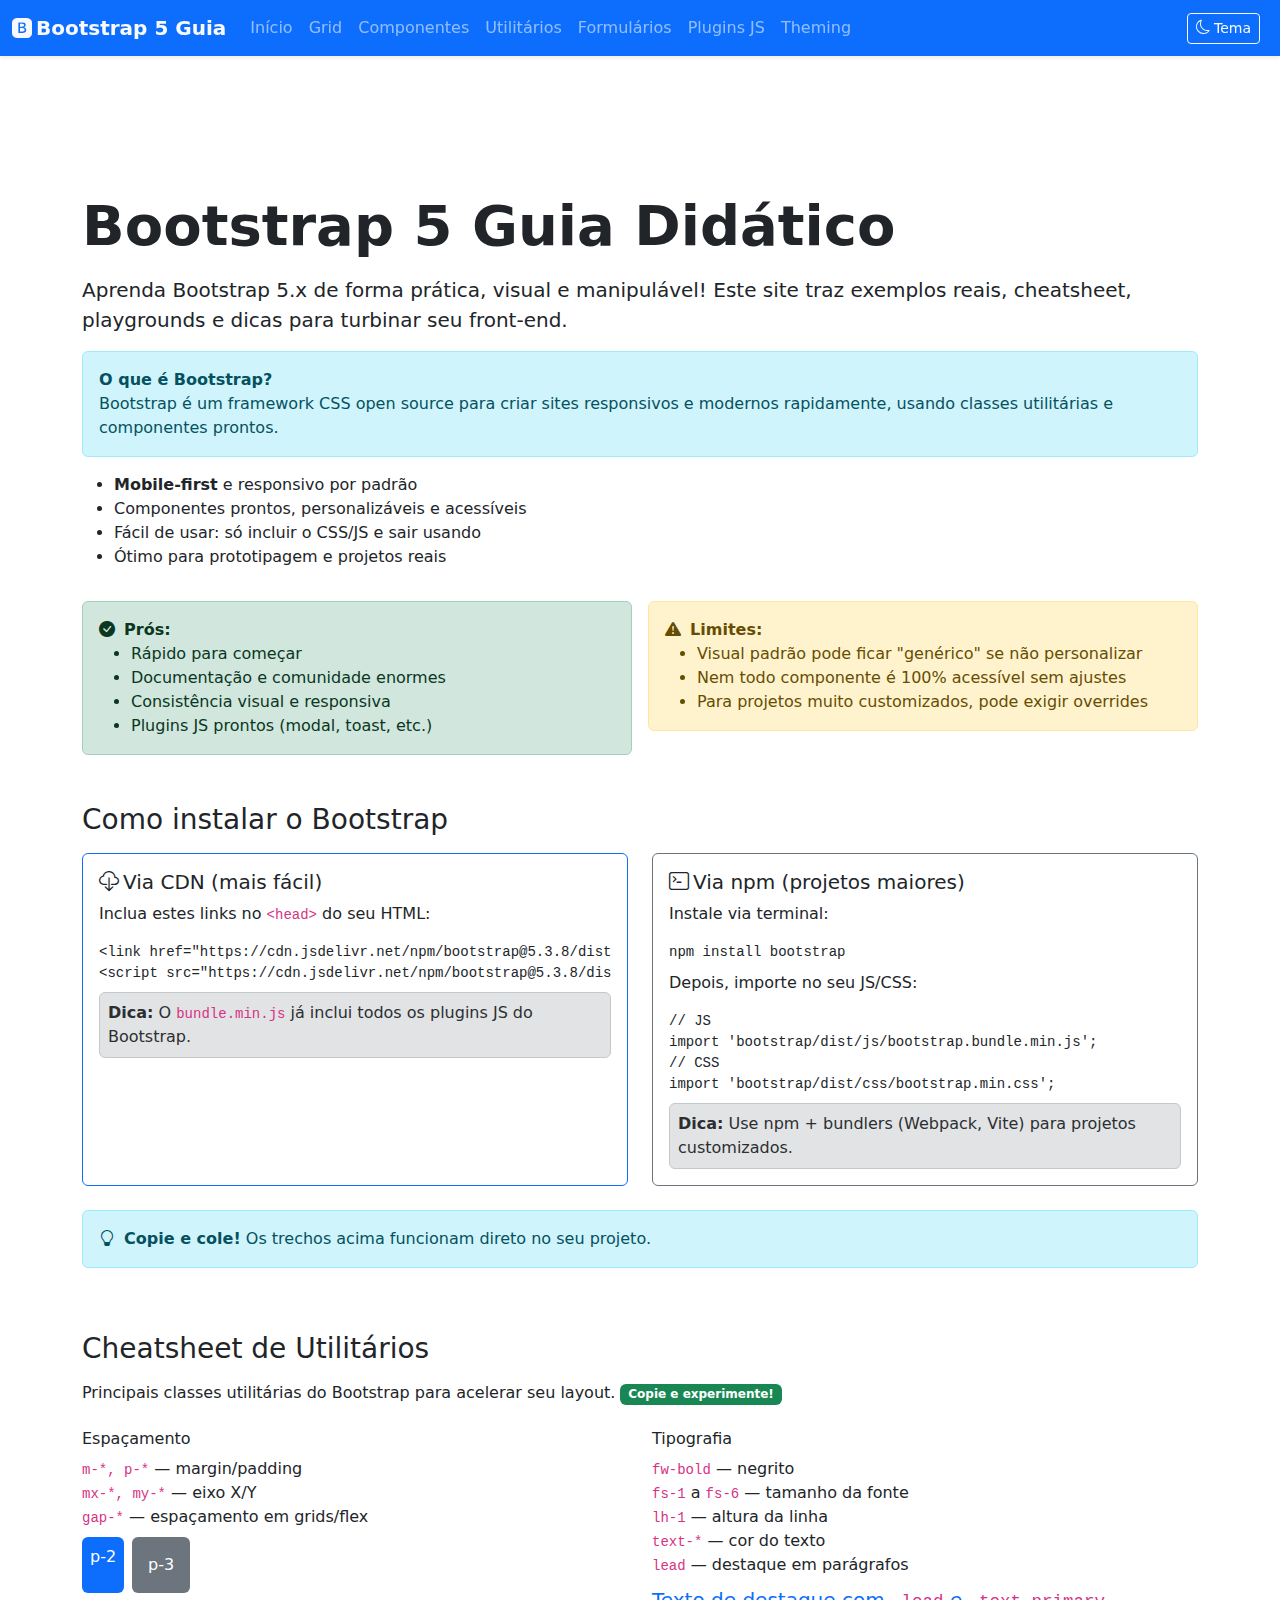
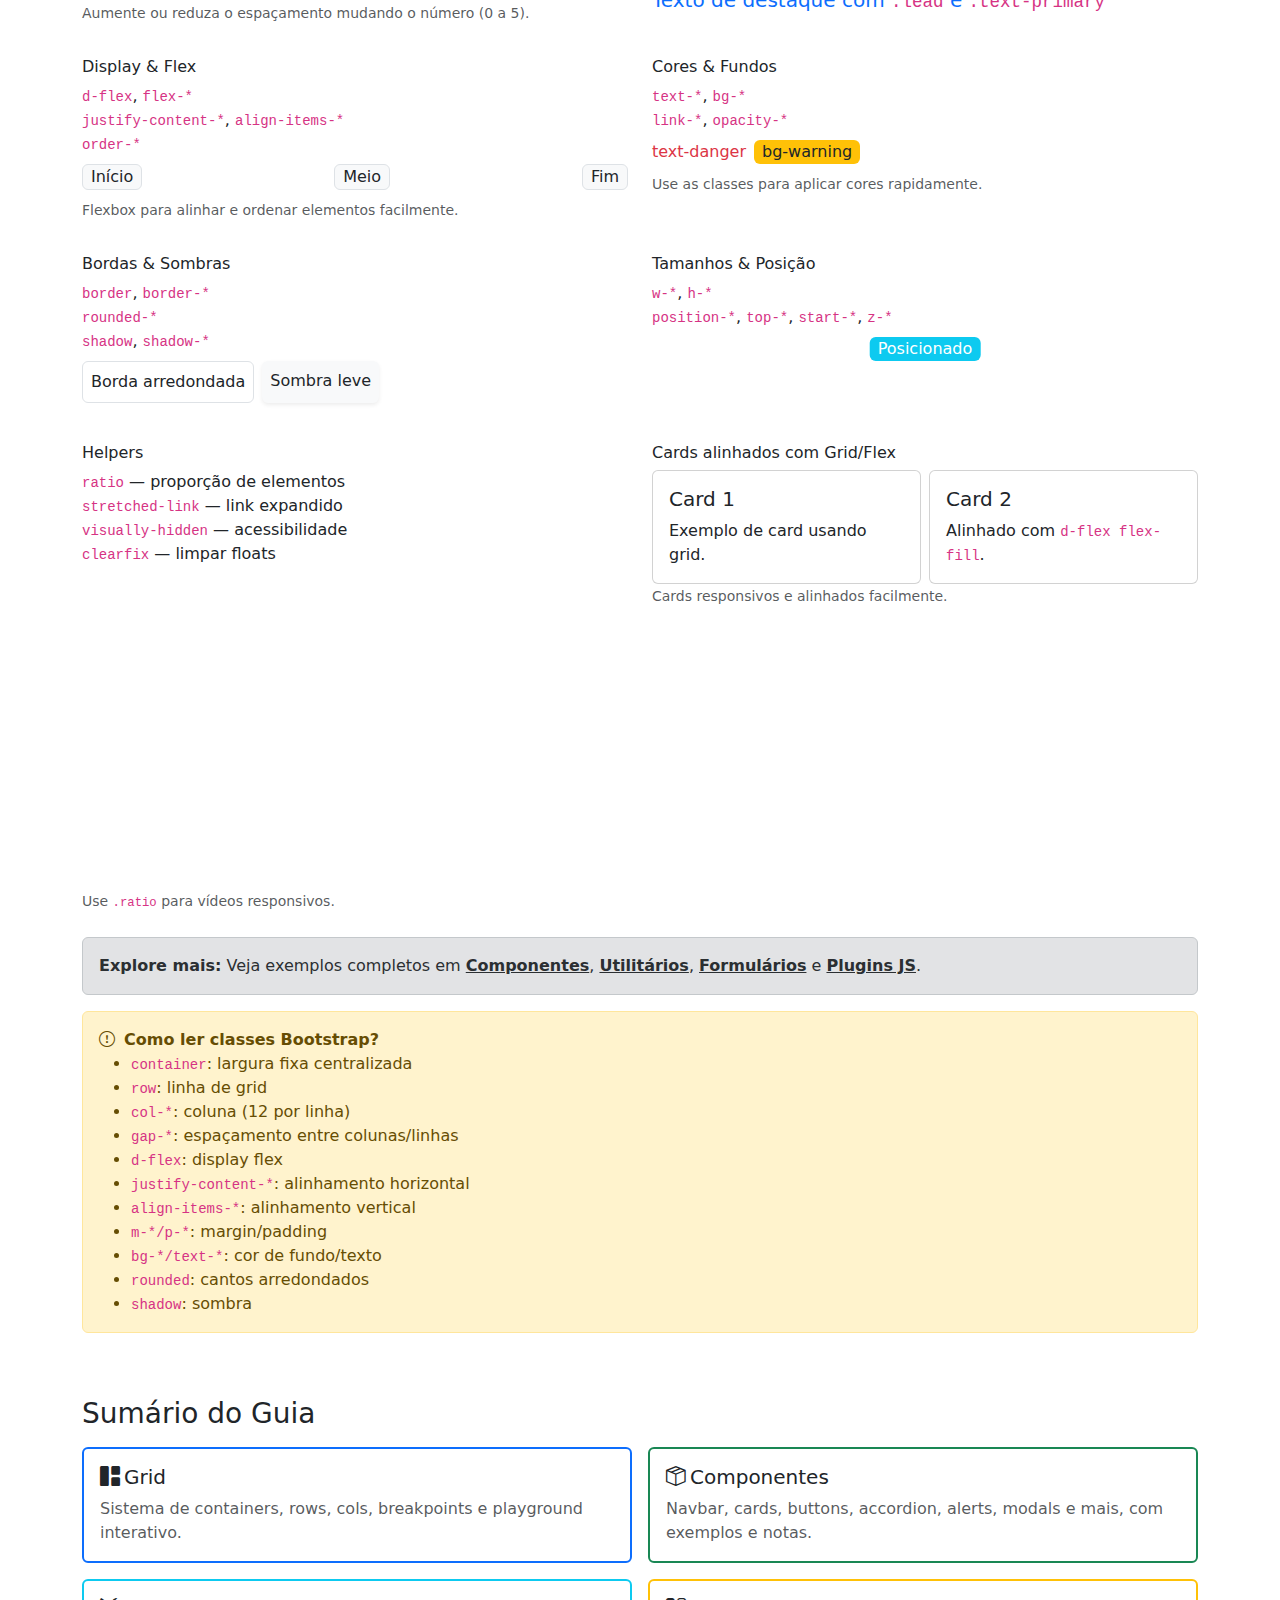
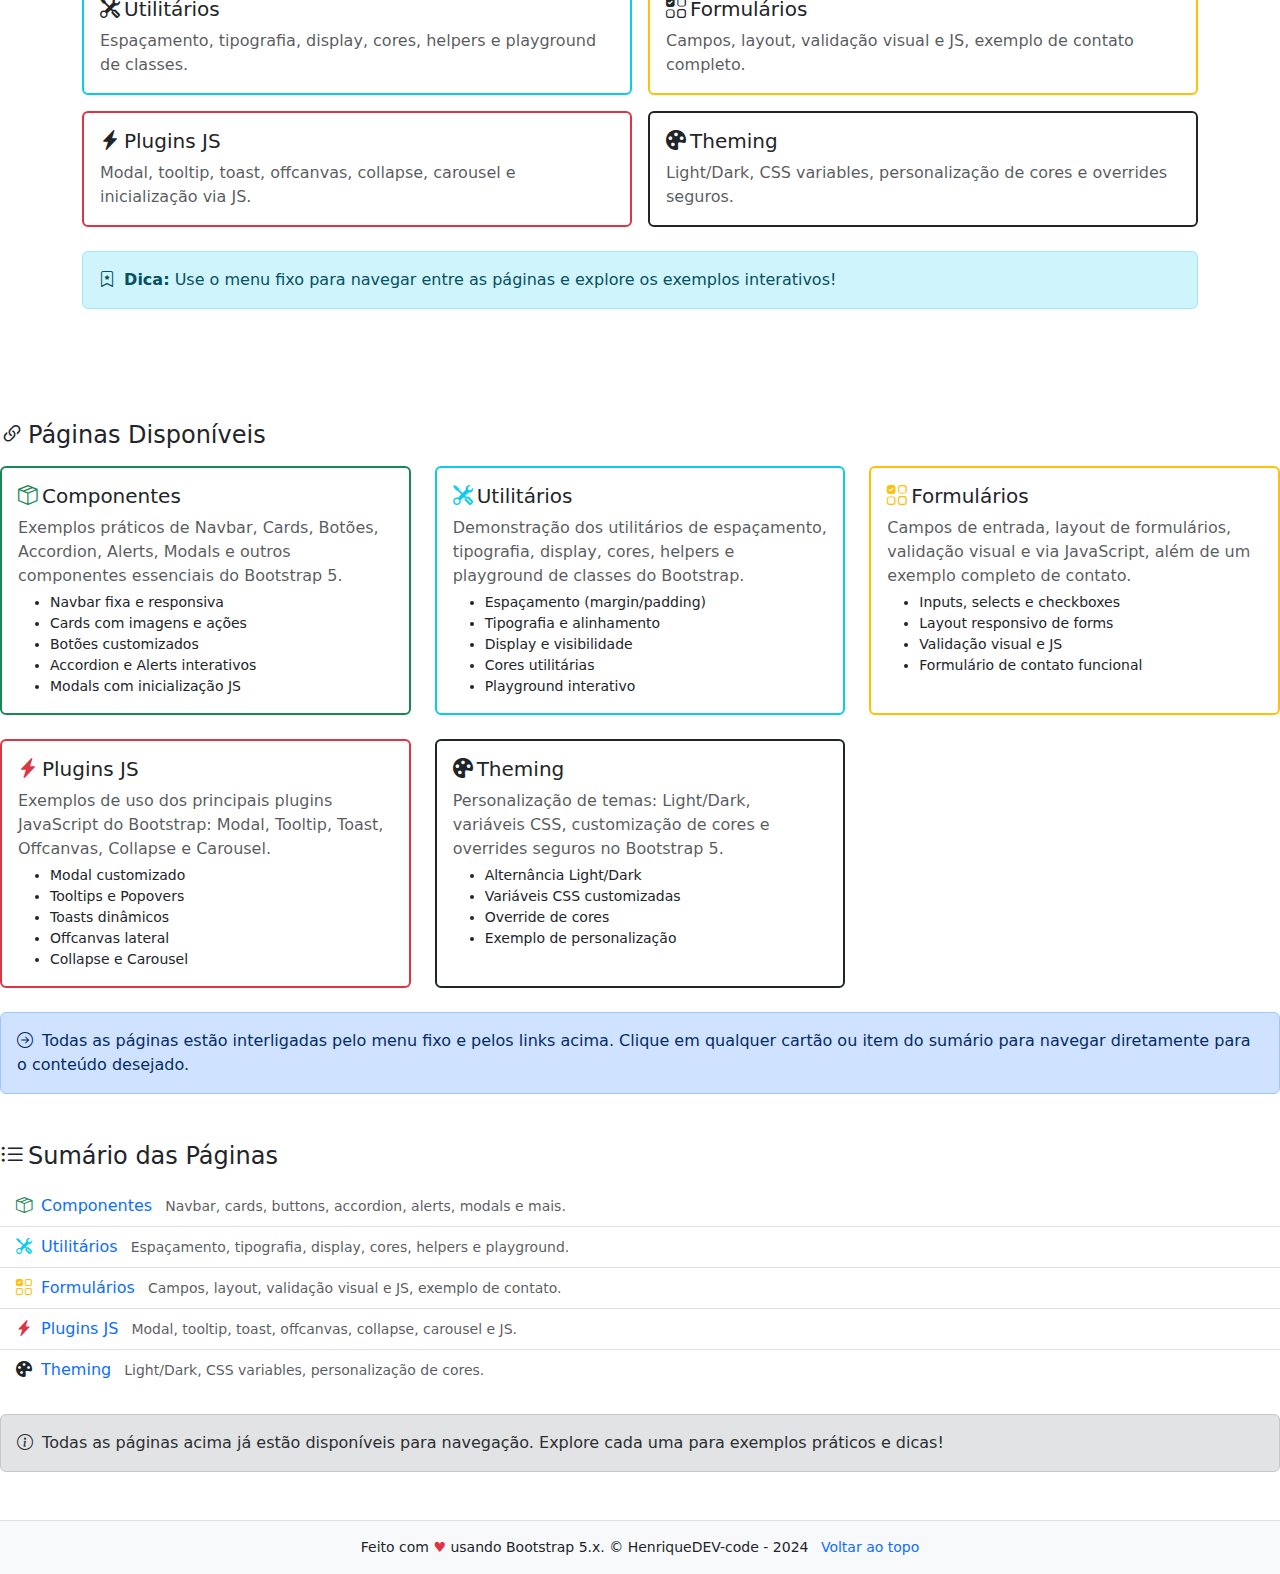
<file: index.html>
<!DOCTYPE html>
<html lang="pt-br" data-bs-theme="light">
<head>
  <meta charset="UTF-8">
  <meta name="viewport" content="width=device-width, initial-scale=1.0">
  <title>Bootstrap 5 Guia Didático</title>
  <meta name="description" content="Site didático, prático e manipulável sobre Bootstrap 5.x em português. Aprenda com exemplos, cheatsheet e playgrounds.">
  <!-- Bootstrap 5.x via CDN -->
  <link href="https://cdn.jsdelivr.net/npm/bootstrap@5.3.8/dist/css/bootstrap.min.css" rel="stylesheet" crossorigin="anonymous">
  <!-- Bootstrap Icons via CDN -->
  <link rel="stylesheet" href="https://cdn.jsdelivr.net/npm/bootstrap-icons@1.11.3/font/bootstrap-icons.min.css">
  <!-- Estilos customizados (leve, não conflita com Bootstrap) -->
  <link rel="stylesheet" href="styles.css">
</head>
<body data-bs-spy="scroll" data-bs-target="#mainNavbar" data-bs-offset="80" tabindex="0">
<!--
  Navbar fixa (sticky), responsiva, com collapse no mobile e Scrollspy.
  ARIA e foco acessível. Links para todas as páginas.
-->
<nav id="mainNavbar" class="navbar navbar-expand-lg navbar-dark bg-primary fixed-top shadow-sm" aria-label="Navegação principal">
  <div class="container-fluid">
    <a class="navbar-brand fw-bold" href="index.html">
      <span class="text-light"><i class="bi bi-bootstrap-fill me-1"></i>Bootstrap 5 Guia</span>
    </a>
    <button class="navbar-toggler" type="button" data-bs-toggle="collapse" data-bs-target="#navbarContent"
      aria-controls="navbarContent" aria-expanded="false" aria-label="Alternar navegação">
      <span class="navbar-toggler-icon"></span>
    </button>
    <div class="collapse navbar-collapse" id="navbarContent">
      <ul class="navbar-nav me-auto mb-2 mb-lg-0">
        <!-- aria-current="page" destaca a página atual -->
        <li class="nav-item"><a class="nav-link active" aria-current="page" href="index.html">Início</a></li>
        <li class="nav-item"><a class="nav-link" href="grid.html">Grid</a></li>
        <li class="nav-item"><a class="nav-link" href="components.html">Componentes</a></li>
        <li class="nav-item"><a class="nav-link" href="utilities.html">Utilitários</a></li>
        <li class="nav-item"><a class="nav-link" href="forms.html">Formulários</a></li>
        <li class="nav-item"><a class="nav-link" href="plugins.html">Plugins JS</a></li>
        <li class="nav-item"><a class="nav-link" href="theming.html">Theming</a></li>
      </ul>
      <!-- Botão de alternância de tema (light/dark) -->
      <button id="themeToggle" class="btn btn-outline-light btn-sm me-2" aria-label="Alternar tema">
        <span class="bi bi-moon"></span> <span class="d-none d-lg-inline">Tema</span>
      </button>
      <!-- Botão Voltar ao topo (aparece após rolar) -->
      <a href="#topo" class="btn btn-light btn-sm visually-hidden-focusable" id="voltarTopo" aria-label="Voltar ao topo">↑ Topo</a>
    </div>
  </div>
</nav>

<main class="container-lg py-5" id="topo">
  <!-- Introdução -->
  <section id="introducao" class="pt-5 mt-4">
    <h1 class="display-4 fw-bold mb-3">Bootstrap 5 Guia Didático</h1>
    <p class="lead">Aprenda Bootstrap 5.x de forma prática, visual e manipulável! Este site traz exemplos reais, cheatsheet, playgrounds e dicas para turbinar seu front-end.</p>
    <div class="alert alert-info" role="alert">
      <strong>O que é Bootstrap?</strong><br>
      Bootstrap é um framework CSS open source para criar sites responsivos e modernos rapidamente, usando classes utilitárias e componentes prontos.
    </div>
    <ul>
      <li><strong>Mobile-first</strong> e responsivo por padrão</li>
      <li>Componentes prontos, personalizáveis e acessíveis</li>
      <li>Fácil de usar: só incluir o CSS/JS e sair usando</li>
      <li>Ótimo para prototipagem e projetos reais</li>
    </ul>
    <div class="row g-3 mt-2">
      <div class="col-md-6">
        <div class="alert alert-success mb-0">
          <i class="bi bi-check-circle-fill me-1"></i>
          <strong>Prós:</strong>
          <ul class="mb-0">
            <li>Rápido para começar</li>
            <li>Documentação e comunidade enormes</li>
            <li>Consistência visual e responsiva</li>
            <li>Plugins JS prontos (modal, toast, etc.)</li>
          </ul>
        </div>
      </div>
      <div class="col-md-6">
        <div class="alert alert-warning mb-0">
          <i class="bi bi-exclamation-triangle-fill me-1"></i>
          <strong>Limites:</strong>
          <ul class="mb-0">
            <li>Visual padrão pode ficar "genérico" se não personalizar</li>
            <li>Nem todo componente é 100% acessível sem ajustes</li>
            <li>Para projetos muito customizados, pode exigir overrides</li>
          </ul>
        </div>
      </div>
    </div>
  </section>

  <!-- Instalação -->
  <section id="instalacao" class="pt-5">
    <h2 class="h3 mb-3">Como instalar o Bootstrap</h2>
    <div class="row g-4">
      <div class="col-md-6">
        <div class="card border-primary h-100">
          <div class="card-body">
            <h3 class="h5"><i class="bi bi-cloud-download me-1"></i>Via CDN (mais fácil)</h3>
            <p>Inclua estes links no <code>&lt;head&gt;</code> do seu HTML:</p>
            <pre class="mb-2"><code class="language-html">&lt;link href="https://cdn.jsdelivr.net/npm/bootstrap@5.3.8/dist/css/bootstrap.min.css" rel="stylesheet"&gt;
&lt;script src="https://cdn.jsdelivr.net/npm/bootstrap@5.3.8/dist/js/bootstrap.bundle.min.js"&gt;&lt;/script&gt;
</code></pre>
            <div class="alert alert-secondary p-2 mb-0">
              <strong>Dica:</strong> O <code>bundle.min.js</code> já inclui todos os plugins JS do Bootstrap.
            </div>
          </div>
        </div>
      </div>
      <div class="col-md-6">
        <div class="card border-secondary h-100">
          <div class="card-body">
            <h3 class="h5"><i class="bi bi-terminal me-1"></i>Via npm (projetos maiores)</h3>
            <p>Instale via terminal:</p>
            <pre class="mb-2"><code class="language-bash">npm install bootstrap</code></pre>
            <p>Depois, importe no seu JS/CSS:</p>
            <pre class="mb-2"><code class="language-js">// JS
import 'bootstrap/dist/js/bootstrap.bundle.min.js';
// CSS
import 'bootstrap/dist/css/bootstrap.min.css';</code></pre>
            <div class="alert alert-secondary p-2 mb-0">
              <strong>Dica:</strong> Use npm + bundlers (Webpack, Vite) para projetos customizados.
            </div>
          </div>
        </div>
      </div>
    </div>
    <div class="alert alert-info mt-4">
      <i class="bi bi-lightbulb me-1"></i>
      <strong>Copie e cole!</strong> Os trechos acima funcionam direto no seu projeto.
    </div>
  </section>

  <!-- Cheatsheet / Sumário de Utilitários -->
  <section id="cheatsheet" class="pt-5">
    <h2 class="h3 mb-3">Cheatsheet de Utilitários</h2>
    <p class="mb-4">Principais classes utilitárias do Bootstrap para acelerar seu layout. <span class="badge bg-success">Copie e experimente!</span></p>
    <div class="row g-4">
      <div class="col-md-6">
        <h3 class="h6">Espaçamento</h3>
        <ul class="list-unstyled mb-2">
          <li><code>m-*, p-*</code> — margin/padding</li>
          <li><code>mx-*, my-*</code> — eixo X/Y</li>
          <li><code>gap-*</code> — espaçamento em grids/flex</li>
        </ul>
        <div class="d-flex gap-2 mb-2">
          <!-- .p-2: padding 0.5rem; .bg-primary: fundo azul -->
          <div class="bg-primary text-white p-2 rounded">p-2</div>
          <!-- .p-3: padding 1rem; .bg-secondary: fundo cinza -->
          <div class="bg-secondary text-white p-3 rounded">p-3</div>
        </div>
        <small class="text-muted">Aumente ou reduza o espaçamento mudando o número (0 a 5).</small>
      </div>
      <div class="col-md-6">
        <h3 class="h6">Tipografia</h3>
        <ul class="list-unstyled mb-2">
          <li><code>fw-bold</code> — negrito</li>
          <li><code>fs-1</code> a <code>fs-6</code> — tamanho da fonte</li>
          <li><code>lh-1</code> — altura da linha</li>
          <li><code>text-*</code> — cor do texto</li>
          <li><code>lead</code> — destaque em parágrafos</li>
        </ul>
        <p class="lead text-primary mb-1">Texto de destaque com <code>.lead</code> e <code>.text-primary</code></p>
      </div>
    </div>
    <div class="row g-4 mt-2">
      <div class="col-md-6">
        <h3 class="h6">Display & Flex</h3>
        <ul class="list-unstyled mb-2">
          <li><code>d-flex</code>, <code>flex-*</code></li>
          <li><code>justify-content-*</code>, <code>align-items-*</code></li>
          <li><code>order-*</code></li>
        </ul>
        <div class="d-flex justify-content-between mb-2">
          <span class="bg-light border px-2 rounded">Início</span>
          <span class="bg-light border px-2 rounded">Meio</span>
          <span class="bg-light border px-2 rounded">Fim</span>
        </div>
        <small class="text-muted">Flexbox para alinhar e ordenar elementos facilmente.</small>
      </div>
      <div class="col-md-6">
        <h3 class="h6">Cores & Fundos</h3>
        <ul class="list-unstyled mb-2">
          <li><code>text-*</code>, <code>bg-*</code></li>
          <li><code>link-*</code>, <code>opacity-*</code></li>
        </ul>
        <div class="d-flex gap-2 mb-2">
          <span class="text-danger">text-danger</span>
          <span class="bg-warning text-dark px-2 rounded">bg-warning</span>
        </div>
        <small class="text-muted">Use as classes para aplicar cores rapidamente.</small>
      </div>
    </div>
    <div class="row g-4 mt-2">
      <div class="col-md-6">
        <h3 class="h6">Bordas & Sombras</h3>
        <ul class="list-unstyled mb-2">
          <li><code>border</code>, <code>border-*</code></li>
          <li><code>rounded-*</code></li>
          <li><code>shadow</code>, <code>shadow-*</code></li>
        </ul>
        <div class="d-flex gap-2 mb-2">
          <div class="border rounded p-2">Borda arredondada</div>
          <div class="shadow-sm p-2 bg-light rounded">Sombra leve</div>
        </div>
      </div>
      <div class="col-md-6">
        <h3 class="h6">Tamanhos & Posição</h3>
        <ul class="list-unstyled mb-2">
          <li><code>w-*</code>, <code>h-*</code></li>
          <li><code>position-*</code>, <code>top-*</code>, <code>start-*</code>, <code>z-*</code></li>
        </ul>
        <div class="position-relative" style="height: 60px;">
          <div class="position-absolute top-0 start-50 translate-middle-x bg-info text-white px-2 rounded">Posicionado</div>
        </div>
      </div>
    </div>
    <div class="row g-4 mt-2">
      <div class="col-md-6">
        <h3 class="h6">Helpers</h3>
        <ul class="list-unstyled mb-2">
          <li><code>ratio</code> — proporção de elementos</li>
          <li><code>stretched-link</code> — link expandido</li>
          <li><code>visually-hidden</code> — acessibilidade</li>
          <li><code>clearfix</code> — limpar floats</li>
        </ul>
        <div class="ratio ratio-16x9 mb-2">
          <!-- .ratio: vídeo responsivo -->
          <iframe src="https://www.youtube.com/embed/5GcQtLDGXy8" title="Exemplo de vídeo" allowfullscreen loading="lazy"></iframe>
        </div>
        <small class="text-muted">Use <code>.ratio</code> para vídeos responsivos.</small>
      </div>
      <div class="col-md-6">
        <h3 class="h6">Cards alinhados com Grid/Flex</h3>
        <div class="row row-cols-1 row-cols-md-2 g-2">
          <div class="col">
            <div class="card h-100">
              <div class="card-body">
                <h5 class="card-title">Card 1</h5>
                <p class="card-text">Exemplo de card usando grid.</p>
              </div>
            </div>
          </div>
          <div class="col d-flex">
            <div class="card flex-fill">
              <div class="card-body">
                <h5 class="card-title">Card 2</h5>
                <p class="card-text">Alinhado com <code>d-flex flex-fill</code>.</p>
              </div>
            </div>
          </div>
        </div>
        <small class="text-muted">Cards responsivos e alinhados facilmente.</small>
      </div>
    </div>
    <div class="alert alert-secondary mt-4">
      <strong>Explore mais:</strong> Veja exemplos completos em
      <a href="components.html" class="alert-link">Componentes</a>,
      <a href="utilities.html" class="alert-link">Utilitários</a>,
      <a href="forms.html" class="alert-link">Formulários</a> e
      <a href="plugins.html" class="alert-link">Plugins JS</a>.
    </div>
    <div class="alert alert-warning mt-3">
      <i class="bi bi-exclamation-circle me-1"></i>
      <strong>Como ler classes Bootstrap?</strong>
      <ul class="mb-0">
        <li><code>container</code>: largura fixa centralizada</li>
        <li><code>row</code>: linha de grid</li>
        <li><code>col-*</code>: coluna (12 por linha)</li>
        <li><code>gap-*</code>: espaçamento entre colunas/linhas</li>
        <li><code>d-flex</code>: display flex</li>
        <li><code>justify-content-*</code>: alinhamento horizontal</li>
        <li><code>align-items-*</code>: alinhamento vertical</li>
        <li><code>m-*/p-*</code>: margin/padding</li>
        <li><code>bg-*/text-*</code>: cor de fundo/texto</li>
        <li><code>rounded</code>: cantos arredondados</li>
        <li><code>shadow</code>: sombra</li>
      </ul>
    </div>
  </section>

  <!-- Sumário de páginas -->
  <section id="sumario" class="pt-5">
    <h2 class="h3 mb-3">Sumário do Guia</h2>
    <div class="row row-cols-1 row-cols-md-2 g-3">
      <div class="col">
        <a href="grid.html" class="card h-100 text-decoration-none border-primary border-2">
          <div class="card-body">
            <h3 class="h5 card-title"><i class="bi bi-grid-1x2-fill me-1"></i>Grid</h3>
            <p class="card-text text-muted">Sistema de containers, rows, cols, breakpoints e playground interativo.</p>
          </div>
        </a>
      </div>
      <div class="col">
        <a href="components.html" class="card h-100 text-decoration-none border-success border-2">
          <div class="card-body">
            <h3 class="h5 card-title"><i class="bi bi-box-seam me-1"></i>Componentes</h3>
            <p class="card-text text-muted">Navbar, cards, buttons, accordion, alerts, modals e mais, com exemplos e notas.</p>
          </div>
        </a>
      </div>
      <div class="col">
        <a href="utilities.html" class="card h-100 text-decoration-none border-info border-2">
          <div class="card-body">
            <h3 class="h5 card-title"><i class="bi bi-tools me-1"></i>Utilitários</h3>
            <p class="card-text text-muted">Espaçamento, tipografia, display, cores, helpers e playground de classes.</p>
          </div>
        </a>
      </div>
      <div class="col">
        <a href="forms.html" class="card h-100 text-decoration-none border-warning border-2">
          <div class="card-body">
            <h3 class="h5 card-title"><i class="bi bi-ui-checks-grid me-1"></i>Formulários</h3>
            <p class="card-text text-muted">Campos, layout, validação visual e JS, exemplo de contato completo.</p>
          </div>
        </a>
      </div>
      <div class="col">
        <a href="plugins.html" class="card h-100 text-decoration-none border-danger border-2">
          <div class="card-body">
            <h3 class="h5 card-title"><i class="bi bi-lightning-charge-fill me-1"></i>Plugins JS</h3>
            <p class="card-text text-muted">Modal, tooltip, toast, offcanvas, collapse, carousel e inicialização via JS.</p>
          </div>
        </a>
      </div>
      <div class="col">
        <a href="theming.html" class="card h-100 text-decoration-none border-dark border-2">
          <div class="card-body">
            <h3 class="h5 card-title"><i class="bi bi-palette-fill me-1"></i>Theming</h3>
            <p class="card-text text-muted">Light/Dark, CSS variables, personalização de cores e overrides seguros.</p>
          </div>
        </a>
      </div>
    </div>
    <div class="alert alert-info mt-4">
      <i class="bi bi-bookmark-star me-1"></i>
      <strong>Dica:</strong> Use o menu fixo para navegar entre as páginas e explore os exemplos interativos!
    </div>
  </section>
</main>
<section class="mt-5">
  <h2 class="h4 mb-3"><i class="bi bi-link-45deg me-1"></i>Páginas Disponíveis</h2>
  <div class="row row-cols-1 row-cols-md-3 g-4">
    <div class="col">
      <a href="components.html" class="text-decoration-none">
        <div class="card h-100 border-success border-2">
          <div class="card-body">
            <h5 class="card-title"><i class="bi bi-box-seam me-1 text-success"></i>Componentes</h5>
            <p class="card-text text-muted mb-1">Exemplos práticos de Navbar, Cards, Botões, Accordion, Alerts, Modals e outros componentes essenciais do Bootstrap 5.</p>
            <ul class="mb-0 small">
              <li>Navbar fixa e responsiva</li>
              <li>Cards com imagens e ações</li>
              <li>Botões customizados</li>
              <li>Accordion e Alerts interativos</li>
              <li>Modals com inicialização JS</li>
            </ul>
          </div>
        </div>
      </a>
    </div>
    <div class="col">
      <a href="utilities.html" class="text-decoration-none">
        <div class="card h-100 border-info border-2">
          <div class="card-body">
            <h5 class="card-title"><i class="bi bi-tools me-1 text-info"></i>Utilitários</h5>
            <p class="card-text text-muted mb-1">Demonstração dos utilitários de espaçamento, tipografia, display, cores, helpers e playground de classes do Bootstrap.</p>
            <ul class="mb-0 small">
              <li>Espaçamento (margin/padding)</li>
              <li>Tipografia e alinhamento</li>
              <li>Display e visibilidade</li>
              <li>Cores utilitárias</li>
              <li>Playground interativo</li>
            </ul>
          </div>
        </div>
      </a>
    </div>
    <div class="col">
      <a href="forms.html" class="text-decoration-none">
        <div class="card h-100 border-warning border-2">
          <div class="card-body">
            <h5 class="card-title"><i class="bi bi-ui-checks-grid me-1 text-warning"></i>Formulários</h5>
            <p class="card-text text-muted mb-1">Campos de entrada, layout de formulários, validação visual e via JavaScript, além de um exemplo completo de contato.</p>
            <ul class="mb-0 small">
              <li>Inputs, selects e checkboxes</li>
              <li>Layout responsivo de forms</li>
              <li>Validação visual e JS</li>
              <li>Formulário de contato funcional</li>
            </ul>
          </div>
        </div>
      </a>
    </div>
    <div class="col">
      <a href="plugins.html" class="text-decoration-none">
        <div class="card h-100 border-danger border-2">
          <div class="card-body">
            <h5 class="card-title"><i class="bi bi-lightning-charge-fill me-1 text-danger"></i>Plugins JS</h5>
            <p class="card-text text-muted mb-1">Exemplos de uso dos principais plugins JavaScript do Bootstrap: Modal, Tooltip, Toast, Offcanvas, Collapse e Carousel.</p>
            <ul class="mb-0 small">
              <li>Modal customizado</li>
              <li>Tooltips e Popovers</li>
              <li>Toasts dinâmicos</li>
              <li>Offcanvas lateral</li>
              <li>Collapse e Carousel</li>
            </ul>
          </div>
        </div>
      </a>
    </div>
    <div class="col">
      <a href="theming.html" class="text-decoration-none">
        <div class="card h-100 border-dark border-2">
          <div class="card-body">
            <h5 class="card-title"><i class="bi bi-palette-fill me-1 text-dark"></i>Theming</h5>
            <p class="card-text text-muted mb-1">Personalização de temas: Light/Dark, variáveis CSS, customização de cores e overrides seguros no Bootstrap 5.</p>
            <ul class="mb-0 small">
              <li>Alternância Light/Dark</li>
              <li>Variáveis CSS customizadas</li>
              <li>Override de cores</li>
              <li>Exemplo de personalização</li>
            </ul>
          </div>
        </div>
      </a>
    </div>
  </div>
  <div class="alert alert-primary mt-4">
    <i class="bi bi-arrow-right-circle me-1"></i>
    Todas as páginas estão interligadas pelo menu fixo e pelos links acima. Clique em qualquer cartão ou item do sumário para navegar diretamente para o conteúdo desejado.
  </div>
</section>
    

<section class="mt-5">
  <h2 class="h4 mb-3"><i class="bi bi-list-ul me-1"></i>Sumário das Páginas</h2>
  <ul class="list-group list-group-flush">
    <li class="list-group-item">
      <a href="components.html" class="text-decoration-none">
        <i class="bi bi-box-seam me-1 text-success"></i>
        Componentes
      </a>
      <span class="text-muted small ms-2">Navbar, cards, buttons, accordion, alerts, modals e mais.</span>
    </li>
    <li class="list-group-item">
      <a href="utilities.html" class="text-decoration-none">
        <i class="bi bi-tools me-1 text-info"></i>
        Utilitários
      </a>
      <span class="text-muted small ms-2">Espaçamento, tipografia, display, cores, helpers e playground.</span>
    </li>
    <li class="list-group-item">
      <a href="forms.html" class="text-decoration-none">
        <i class="bi bi-ui-checks-grid me-1 text-warning"></i>
        Formulários
      </a>
      <span class="text-muted small ms-2">Campos, layout, validação visual e JS, exemplo de contato.</span>
    </li>
    <li class="list-group-item">
      <a href="plugins.html" class="text-decoration-none">
        <i class="bi bi-lightning-charge-fill me-1 text-danger"></i>
        Plugins JS
      </a>
      <span class="text-muted small ms-2">Modal, tooltip, toast, offcanvas, collapse, carousel e JS.</span>
    </li>
    <li class="list-group-item">
      <a href="theming.html" class="text-decoration-none">
        <i class="bi bi-palette-fill me-1 text-dark"></i>
        Theming
      </a>
      <span class="text-muted small ms-2">Light/Dark, CSS variables, personalização de cores.</span>
    </li>
  </ul>
  <div class="alert alert-secondary mt-4 mb-0">
    <i class="bi bi-info-circle me-1"></i>
    Todas as páginas acima já estão disponíveis para navegação. Explore cada uma para exemplos práticos e dicas!
  </div>
</section>

<footer class="bg-light text-center py-3 mt-5 border-top small">
  <span>Feito com <span aria-label="amor" class="text-danger">♥</span> usando Bootstrap 5.x. &copy; HenriqueDEV-code - 2024</span>
  <span class="ms-2"><a href="#topo" class="text-decoration-none" id="footerTopo">Voltar ao topo</a></span>
</footer>

<!-- Bootstrap Bundle (JS + Popper) -->
<script src="https://cdn.jsdelivr.net/npm/bootstrap@5.3.8/dist/js/bootstrap.bundle.min.js" crossorigin="anonymous"></script>
<!-- Scripts customizados: inicialização de plugins, theme toggle, scrollspy, etc. -->
<script src="scripts.js"></script>
</body>
</html>
</file>
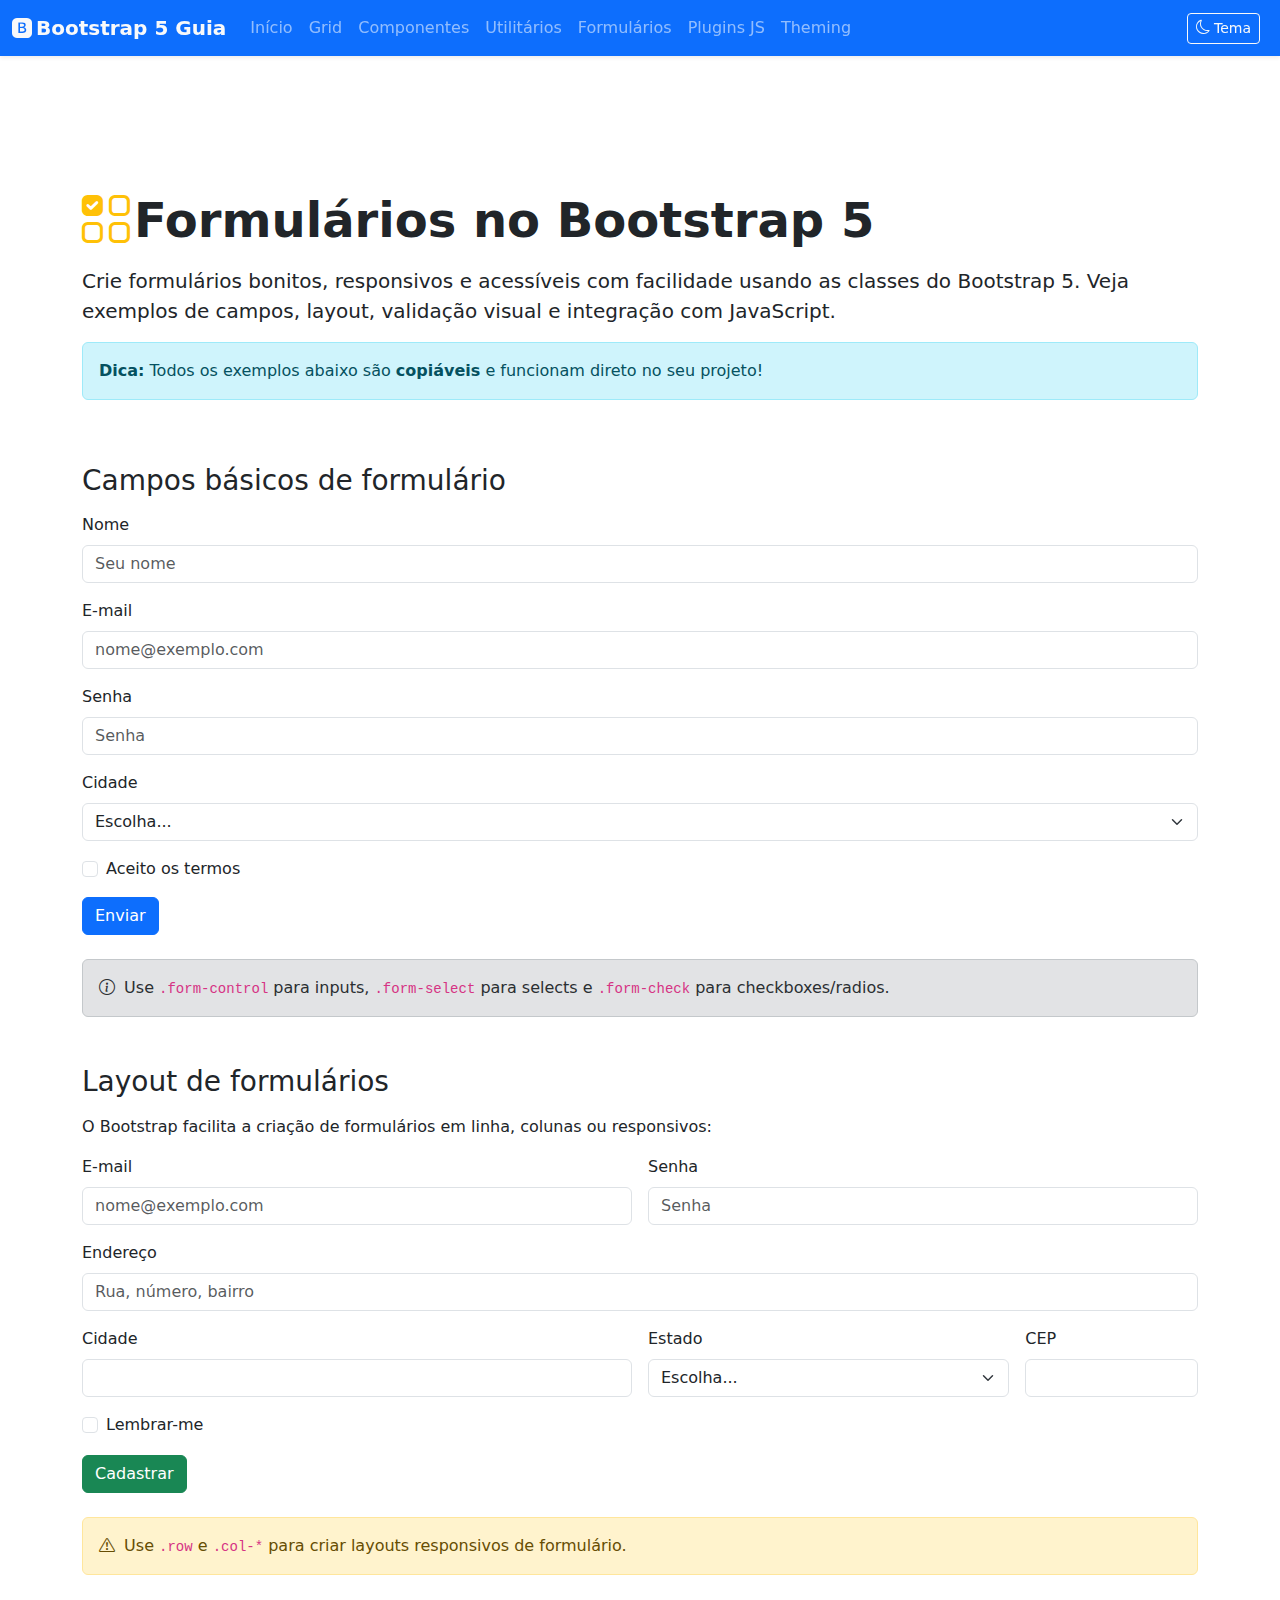
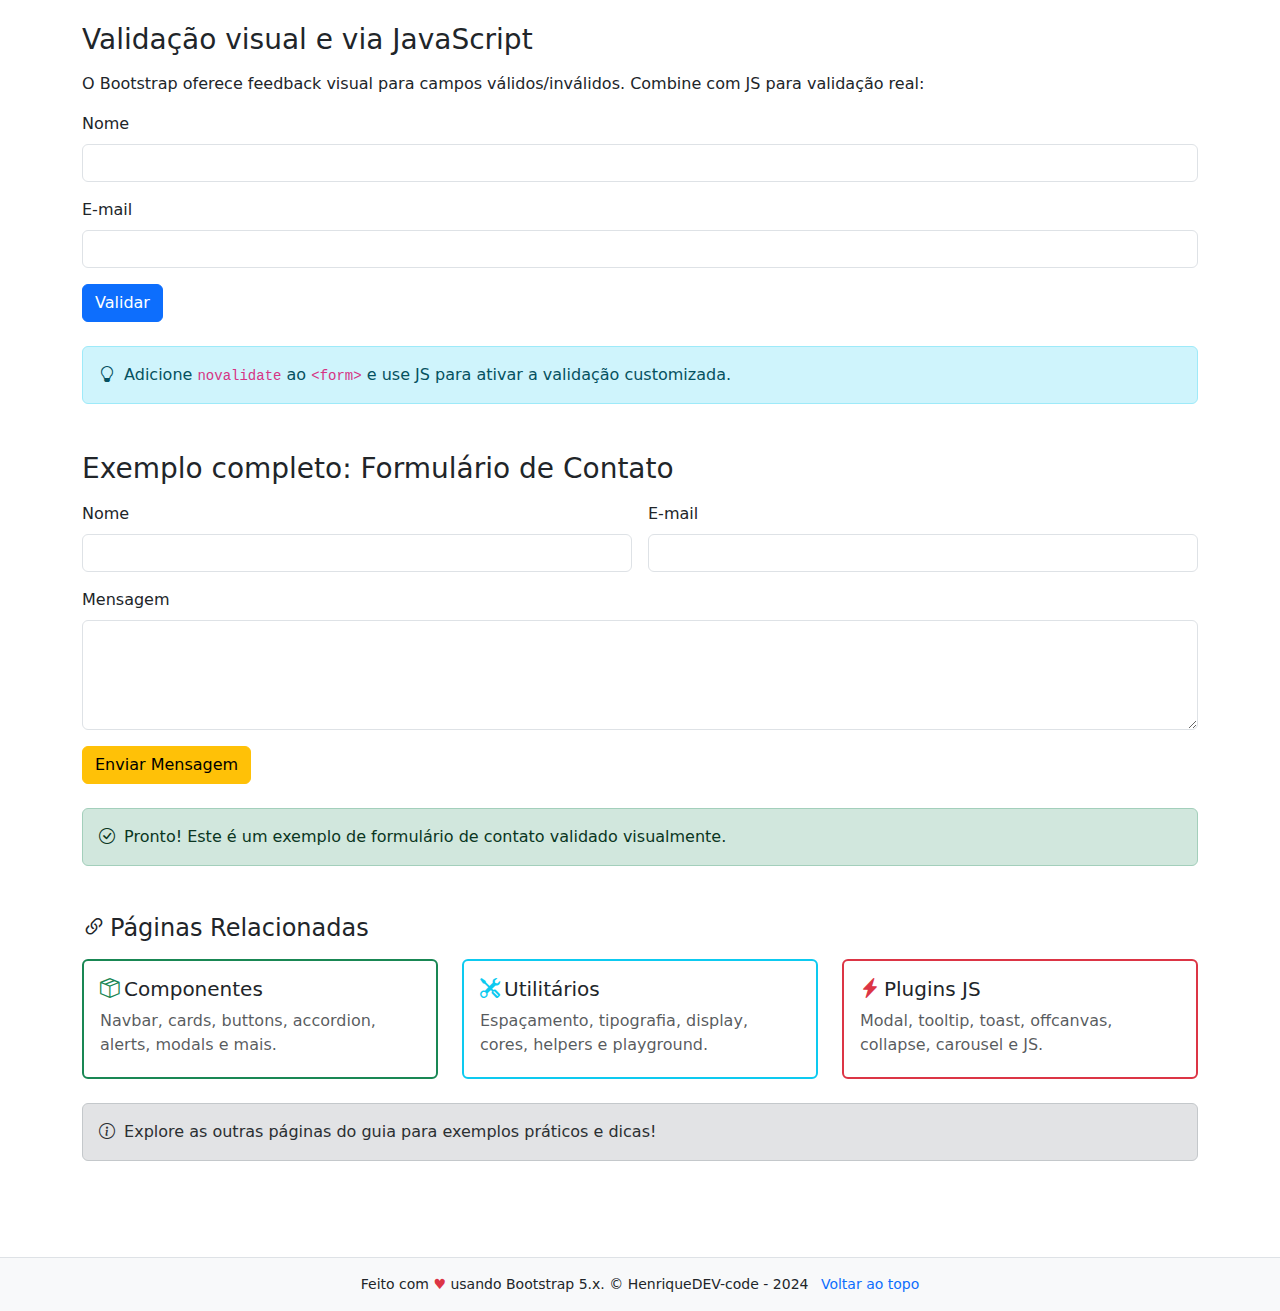
<file: forms.html>
<!DOCTYPE html>
<html lang="pt-br" data-bs-theme="light">
<head>
  <meta charset="UTF-8">
  <meta name="viewport" content="width=device-width, initial-scale=1.0">
  <title>Formulários — Bootstrap 5 Guia Didático</title>
  <meta name="description" content="Exemplos práticos de formulários com Bootstrap 5: inputs, selects, checkboxes, layout responsivo, validação visual e via JavaScript.">
  <link href="https://cdn.jsdelivr.net/npm/bootstrap@5.3.8/dist/css/bootstrap.min.css" rel="stylesheet" crossorigin="anonymous">
  <link rel="stylesheet" href="https://cdn.jsdelivr.net/npm/bootstrap-icons@1.11.3/font/bootstrap-icons.min.css">
  <link rel="stylesheet" href="styles.css">
</head>
<body data-bs-spy="scroll" data-bs-target="#mainNavbar" data-bs-offset="80" tabindex="0">
<nav id="mainNavbar" class="navbar navbar-expand-lg navbar-dark bg-primary fixed-top shadow-sm" aria-label="Navegação principal">
  <div class="container-fluid">
    <a class="navbar-brand fw-bold" href="index.html">
      <span class="text-light"><i class="bi bi-bootstrap-fill me-1"></i>Bootstrap 5 Guia</span>
    </a>
    <button class="navbar-toggler" type="button" data-bs-toggle="collapse" data-bs-target="#navbarContent"
      aria-controls="navbarContent" aria-expanded="false" aria-label="Alternar navegação">
      <span class="navbar-toggler-icon"></span>
    </button>
    <div class="collapse navbar-collapse" id="navbarContent">
      <ul class="navbar-nav me-auto mb-2 mb-lg-0">
        <li class="nav-item"><a class="nav-link" href="index.html">Início</a></li>
        <li class="nav-item"><a class="nav-link" href="grid.html">Grid</a></li>
        <li class="nav-item"><a class="nav-link" href="components.html">Componentes</a></li>
        <li class="nav-item"><a class="nav-link" href="utilities.html">Utilitários</a></li>
        <li class="nav-item"><a class="nav-link active" aria-current="page" href="forms.html">Formulários</a></li>
        <li class="nav-item"><a class="nav-link" href="plugins.html">Plugins JS</a></li>
        <li class="nav-item"><a class="nav-link" href="theming.html">Theming</a></li>
      </ul>
      <button id="themeToggle" class="btn btn-outline-light btn-sm me-2" aria-label="Alternar tema">
        <span class="bi bi-moon"></span> <span class="d-none d-lg-inline">Tema</span>
      </button>
      <a href="#topo" class="btn btn-light btn-sm visually-hidden-focusable" id="voltarTopo" aria-label="Voltar ao topo">↑ Topo</a>
    </div>
  </div>
</nav>

<main class="container-lg py-5" id="topo">
  <section id="introducao" class="pt-5 mt-4">
    <h1 class="display-5 fw-bold mb-3"><i class="bi bi-ui-checks-grid me-1 text-warning"></i>Formulários no Bootstrap 5</h1>
    <p class="lead">Crie formulários bonitos, responsivos e acessíveis com facilidade usando as classes do Bootstrap 5. Veja exemplos de campos, layout, validação visual e integração com JavaScript.</p>
    <div class="alert alert-info" role="alert">
      <strong>Dica:</strong> Todos os exemplos abaixo são <span class="fw-bold">copiáveis</span> e funcionam direto no seu projeto!
    </div>
  </section>

  <section id="campos-basicos" class="pt-5">
    <h2 class="h3 mb-3">Campos básicos de formulário</h2>
    <form>
      <div class="mb-3">
        <label for="inputNome" class="form-label">Nome</label>
        <input type="text" class="form-control" id="inputNome" placeholder="Seu nome">
      </div>
      <div class="mb-3">
        <label for="inputEmail" class="form-label">E-mail</label>
        <input type="email" class="form-control" id="inputEmail" placeholder="nome@exemplo.com">
      </div>
      <div class="mb-3">
        <label for="inputSenha" class="form-label">Senha</label>
        <input type="password" class="form-control" id="inputSenha" placeholder="Senha">
      </div>
      <div class="mb-3">
        <label for="selectCidade" class="form-label">Cidade</label>
        <select class="form-select" id="selectCidade">
          <option selected>Escolha...</option>
          <option>São Paulo</option>
          <option>Rio de Janeiro</option>
          <option>Belo Horizonte</option>
        </select>
      </div>
      <div class="mb-3 form-check">
        <input type="checkbox" class="form-check-input" id="checkTermos">
        <label class="form-check-label" for="checkTermos">Aceito os termos</label>
      </div>
      <button type="submit" class="btn btn-primary">Enviar</button>
    </form>
    <div class="alert alert-secondary mt-4 mb-0">
      <i class="bi bi-info-circle me-1"></i>
      Use <code>.form-control</code> para inputs, <code>.form-select</code> para selects e <code>.form-check</code> para checkboxes/radios.
    </div>
  </section>

  <section id="layout" class="pt-5">
    <h2 class="h3 mb-3">Layout de formulários</h2>
    <p>O Bootstrap facilita a criação de formulários em linha, colunas ou responsivos:</p>
    <form class="row g-3">
      <div class="col-md-6">
        <label for="inputEmail2" class="form-label">E-mail</label>
        <input type="email" class="form-control" id="inputEmail2" placeholder="nome@exemplo.com">
      </div>
      <div class="col-md-6">
        <label for="inputSenha2" class="form-label">Senha</label>
        <input type="password" class="form-control" id="inputSenha2" placeholder="Senha">
      </div>
      <div class="col-12">
        <label for="inputEndereco" class="form-label">Endereço</label>
        <input type="text" class="form-control" id="inputEndereco" placeholder="Rua, número, bairro">
      </div>
      <div class="col-md-6">
        <label for="inputCidade2" class="form-label">Cidade</label>
        <input type="text" class="form-control" id="inputCidade2">
      </div>
      <div class="col-md-4">
        <label for="inputEstado" class="form-label">Estado</label>
        <select id="inputEstado" class="form-select">
          <option selected>Escolha...</option>
          <option>SP</option>
          <option>RJ</option>
          <option>MG</option>
        </select>
      </div>
      <div class="col-md-2">
        <label for="inputCEP" class="form-label">CEP</label>
        <input type="text" class="form-control" id="inputCEP">
      </div>
      <div class="col-12">
        <div class="form-check">
          <input class="form-check-input" type="checkbox" id="gridCheck">
          <label class="form-check-label" for="gridCheck">
            Lembrar-me
          </label>
        </div>
      </div>
      <div class="col-12">
        <button type="submit" class="btn btn-success">Cadastrar</button>
      </div>
    </form>
    <div class="alert alert-warning mt-4 mb-0">
      <i class="bi bi-exclamation-triangle me-1"></i>
      Use <code>.row</code> e <code>.col-*</code> para criar layouts responsivos de formulário.
    </div>
  </section>

  <section id="validacao" class="pt-5">
    <h2 class="h3 mb-3">Validação visual e via JavaScript</h2>
    <p>O Bootstrap oferece feedback visual para campos válidos/inválidos. Combine com JS para validação real:</p>
    <form class="needs-validation" novalidate id="formValidacao">
      <div class="mb-3">
        <label for="inputNomeVal" class="form-label">Nome</label>
        <input type="text" class="form-control" id="inputNomeVal" required>
        <div class="valid-feedback">
          Tudo certo!
        </div>
        <div class="invalid-feedback">
          Por favor, preencha o nome.
        </div>
      </div>
      <div class="mb-3">
        <label for="inputEmailVal" class="form-label">E-mail</label>
        <input type="email" class="form-control" id="inputEmailVal" required>
        <div class="invalid-feedback">
          Informe um e-mail válido.
        </div>
      </div>
      <button class="btn btn-primary" type="submit">Validar</button>
    </form>
    <div class="alert alert-info mt-4 mb-0">
      <i class="bi bi-lightbulb me-1"></i>
      Adicione <code>novalidate</code> ao <code>&lt;form&gt;</code> e use JS para ativar a validação customizada.
    </div>
    <script>
      // Validação Bootstrap 5
      (() => {
        'use strict';
        const forms = document.querySelectorAll('.needs-validation');
        Array.from(forms).forEach(form => {
          form.addEventListener('submit', event => {
            if (!form.checkValidity()) {
              event.preventDefault();
              event.stopPropagation();
            }
            form.classList.add('was-validated');
          }, false);
        });
      })();
    </script>
  </section>

  <section id="exemplo-contato" class="pt-5">
    <h2 class="h3 mb-3">Exemplo completo: Formulário de Contato</h2>
    <form class="row g-3 needs-validation" novalidate>
      <div class="col-md-6">
        <label for="contatoNome" class="form-label">Nome</label>
        <input type="text" class="form-control" id="contatoNome" required>
        <div class="invalid-feedback">
          Informe seu nome.
        </div>
      </div>
      <div class="col-md-6">
        <label for="contatoEmail" class="form-label">E-mail</label>
        <input type="email" class="form-control" id="contatoEmail" required>
        <div class="invalid-feedback">
          Informe um e-mail válido.
        </div>
      </div>
      <div class="col-12">
        <label for="contatoMensagem" class="form-label">Mensagem</label>
        <textarea class="form-control" id="contatoMensagem" rows="4" required></textarea>
        <div class="invalid-feedback">
          Escreva sua mensagem.
        </div>
      </div>
      <div class="col-12">
        <button class="btn btn-warning" type="submit">Enviar Mensagem</button>
      </div>
    </form>
    <div class="alert alert-success mt-4 mb-0">
      <i class="bi bi-check-circle me-1"></i>
      Pronto! Este é um exemplo de formulário de contato validado visualmente.
    </div>
  </section>

  <section class="mt-5">
    <h2 class="h4 mb-3"><i class="bi bi-link-45deg me-1"></i>Páginas Relacionadas</h2>
    <div class="row row-cols-1 row-cols-md-3 g-4">
      <div class="col">
        <a href="components.html" class="card h-100 text-decoration-none border-success border-2">
          <div class="card-body">
            <h5 class="card-title"><i class="bi bi-box-seam me-1 text-success"></i>Componentes</h5>
            <p class="card-text text-muted mb-1">Navbar, cards, buttons, accordion, alerts, modals e mais.</p>
          </div>
        </a>
      </div>
      <div class="col">
        <a href="utilities.html" class="card h-100 text-decoration-none border-info border-2">
          <div class="card-body">
            <h5 class="card-title"><i class="bi bi-tools me-1 text-info"></i>Utilitários</h5>
            <p class="card-text text-muted mb-1">Espaçamento, tipografia, display, cores, helpers e playground.</p>
          </div>
        </a>
      </div>
      <div class="col">
        <a href="plugins.html" class="card h-100 text-decoration-none border-danger border-2">
          <div class="card-body">
            <h5 class="card-title"><i class="bi bi-lightning-charge-fill me-1 text-danger"></i>Plugins JS</h5>
            <p class="card-text text-muted mb-1">Modal, tooltip, toast, offcanvas, collapse, carousel e JS.</p>
          </div>
        </a>
      </div>
    </div>
    <div class="alert alert-secondary mt-4 mb-0">
      <i class="bi bi-info-circle me-1"></i>
      Explore as outras páginas do guia para exemplos práticos e dicas!
    </div>
  </section>
</main>

<footer class="bg-light text-center py-3 mt-5 border-top small">
  <span>Feito com <span aria-label="amor" class="text-danger">♥</span> usando Bootstrap 5.x. &copy; HenriqueDEV-code - 2024</span>
  <span class="ms-2"><a href="#topo" class="text-decoration-none" id="footerTopo">Voltar ao topo</a></span>
</footer>

<script src="https://cdn.jsdelivr.net/npm/bootstrap@5.3.8/dist/js/bootstrap.bundle.min.js" crossorigin="anonymous"></script>
<script src="scripts.js"></script>
</body>
</html>
</file>
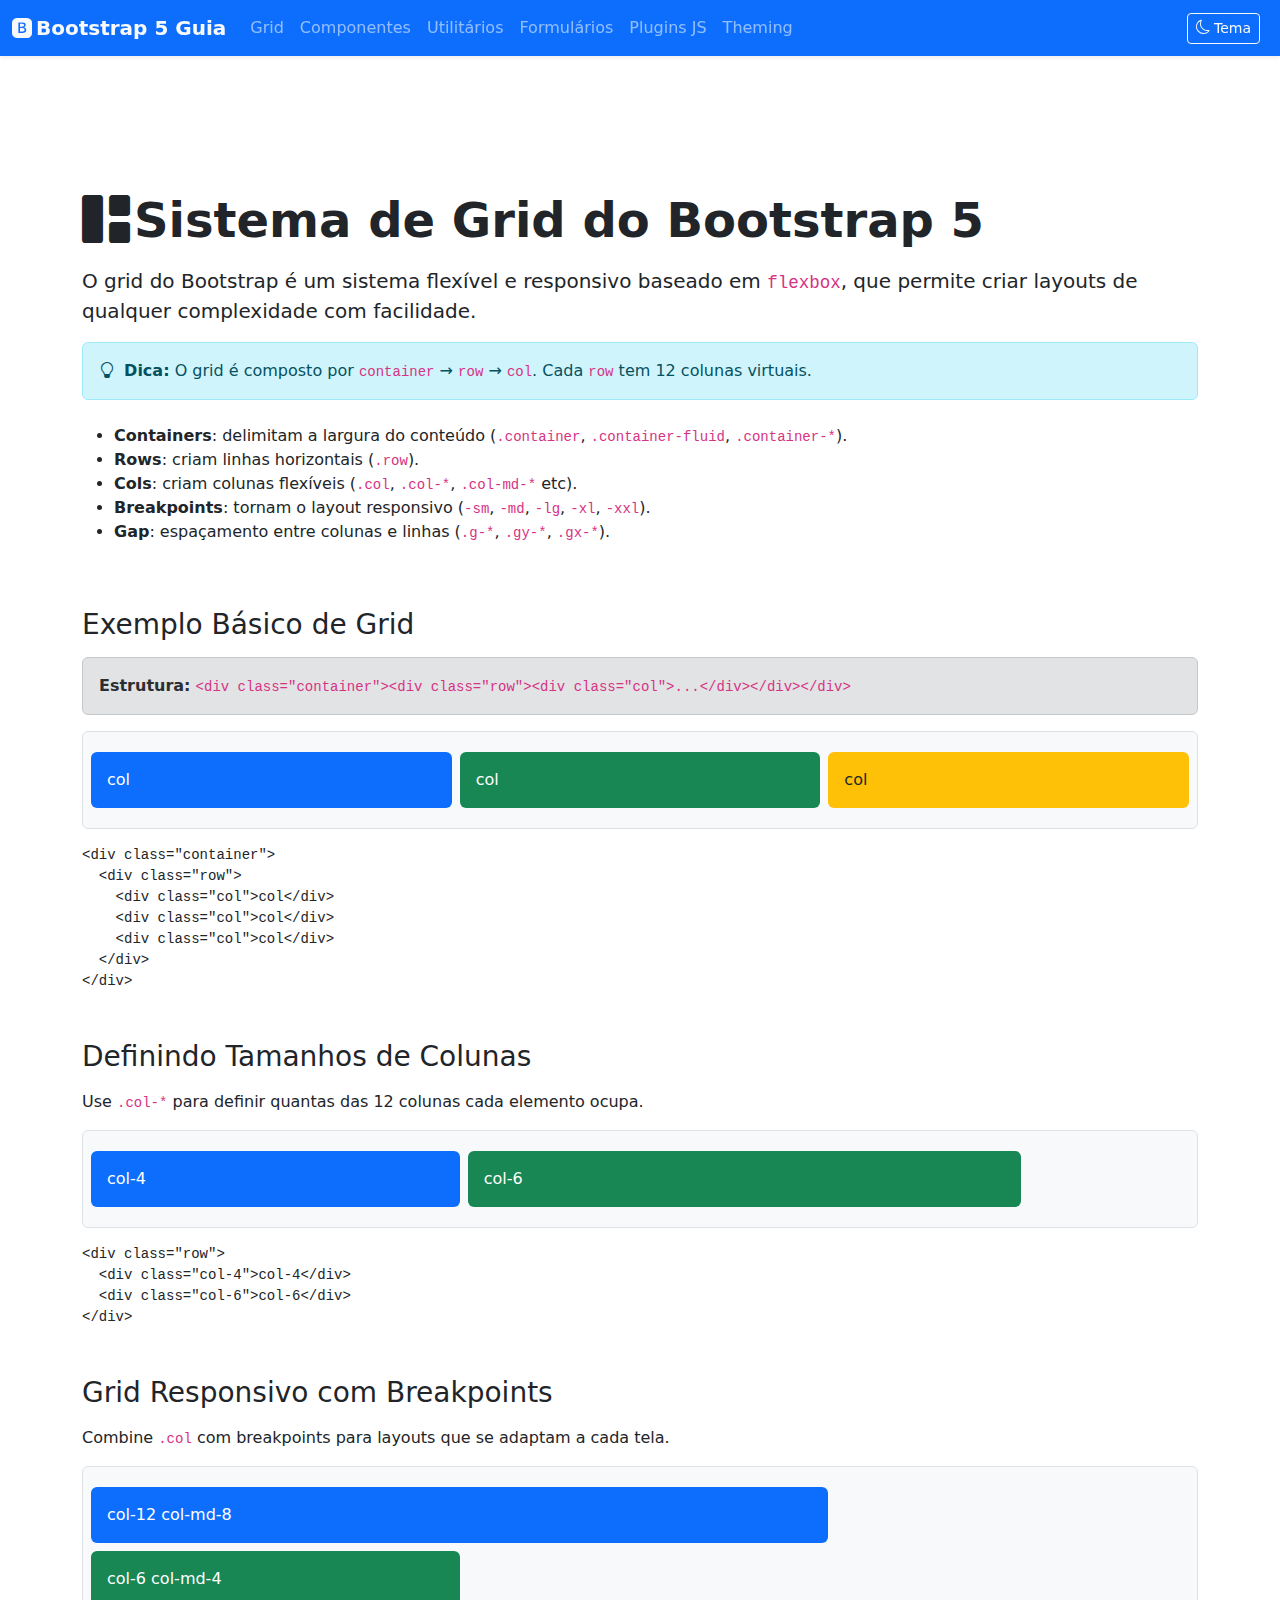
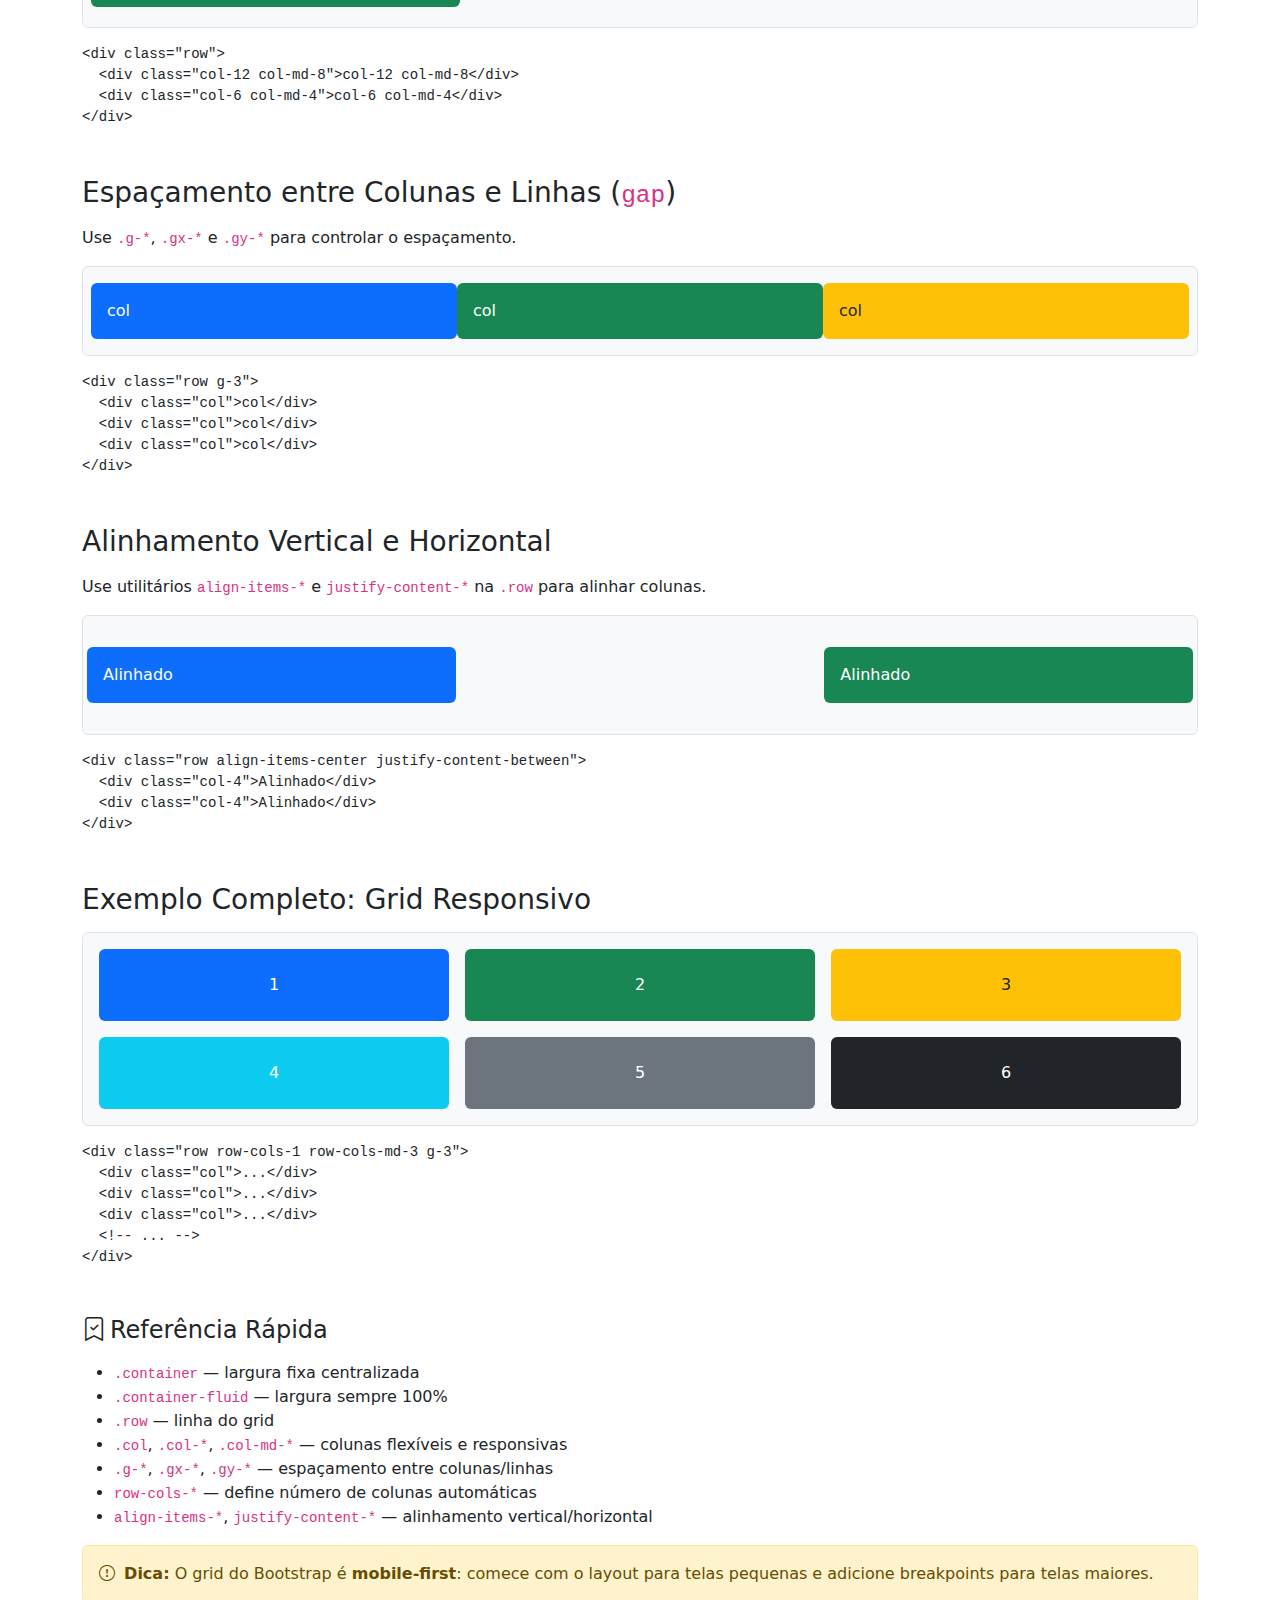
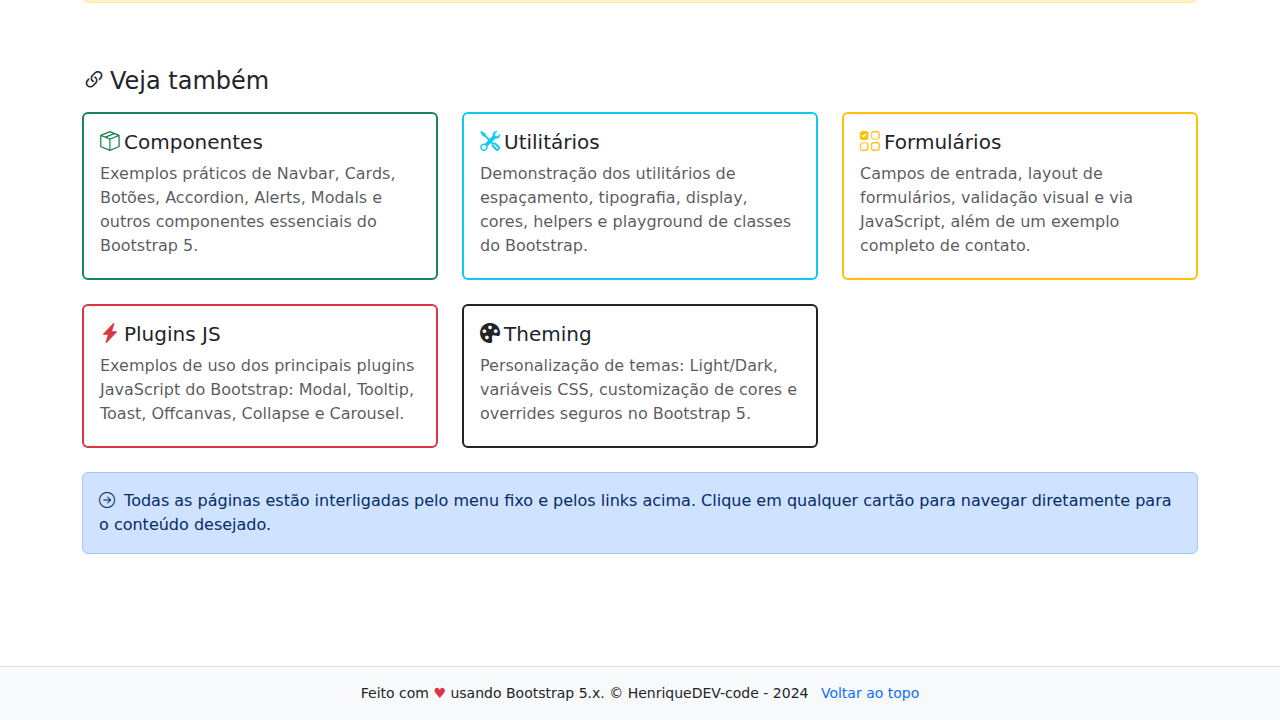
<file: grid.html>
<!DOCTYPE html>
<html lang="pt-br" data-bs-theme="light">
<head>
  <meta charset="UTF-8">
  <meta name="viewport" content="width=device-width, initial-scale=1.0">
  <title>Grid — Bootstrap 5 Guia Didático</title>
  <meta name="description" content="Entenda o sistema de grid do Bootstrap 5: containers, rows, cols, breakpoints e exemplos práticos.">
  <link href="https://cdn.jsdelivr.net/npm/bootstrap@5.3.8/dist/css/bootstrap.min.css" rel="stylesheet" crossorigin="anonymous">
  <link rel="stylesheet" href="https://cdn.jsdelivr.net/npm/bootstrap-icons@1.11.3/font/bootstrap-icons.min.css">
  <link rel="stylesheet" href="styles.css">
</head>
<body data-bs-spy="scroll" data-bs-target="#mainNavbar" data-bs-offset="80" tabindex="0">
<nav id="mainNavbar" class="navbar navbar-expand-lg navbar-dark bg-primary fixed-top shadow-sm" aria-label="Navegação principal">
  <div class="container-fluid">
    <a class="navbar-brand fw-bold" href="index.html">
      <span class="text-light"><i class="bi bi-bootstrap-fill me-1"></i>Bootstrap 5 Guia</span>
    </a>
    <button class="navbar-toggler" type="button" data-bs-toggle="collapse" data-bs-target="#navbarContent"
      aria-controls="navbarContent" aria-expanded="false" aria-label="Alternar navegação">
      <span class="navbar-toggler-icon"></span>
    </button>
    <div class="collapse navbar-collapse" id="navbarContent">
      <ul class="navbar-nav me-auto mb-2 mb-lg-0">
        <li class="nav-item"><a class="nav-link active" aria-current="page" href="grid.html">Grid</a></li>
        <li class="nav-item"><a class="nav-link" href="components.html">Componentes</a></li>
        <li class="nav-item"><a class="nav-link" href="utilities.html">Utilitários</a></li>
        <li class="nav-item"><a class="nav-link" href="forms.html">Formulários</a></li>
        <li class="nav-item"><a class="nav-link" href="plugins.html">Plugins JS</a></li>
        <li class="nav-item"><a class="nav-link" href="theming.html">Theming</a></li>
      </ul>
      <button id="themeToggle" class="btn btn-outline-light btn-sm me-2" aria-label="Alternar tema">
        <span class="bi bi-moon"></span> <span class="d-none d-lg-inline">Tema</span>
      </button>
      <a href="#topo" class="btn btn-light btn-sm visually-hidden-focusable" id="voltarTopo" aria-label="Voltar ao topo">↑ Topo</a>
    </div>
  </div>
</nav>

<main class="container-lg py-5" id="topo">
  <section class="pt-5 mt-4">
    <h1 class="display-5 fw-bold mb-3"><i class="bi bi-grid-1x2-fill me-1"></i>Sistema de Grid do Bootstrap 5</h1>
    <p class="lead">O <strong>grid</strong> do Bootstrap é um sistema flexível e responsivo baseado em <code>flexbox</code>, que permite criar layouts de qualquer complexidade com facilidade.</p>
    <div class="alert alert-info mb-4">
      <i class="bi bi-lightbulb me-1"></i>
      <strong>Dica:</strong> O grid é composto por <code>container</code> &rarr; <code>row</code> &rarr; <code>col</code>. Cada <code>row</code> tem 12 colunas virtuais.
    </div>
    <ul>
      <li><strong>Containers</strong>: delimitam a largura do conteúdo (<code>.container</code>, <code>.container-fluid</code>, <code>.container-*</code>).</li>
      <li><strong>Rows</strong>: criam linhas horizontais (<code>.row</code>).</li>
      <li><strong>Cols</strong>: criam colunas flexíveis (<code>.col</code>, <code>.col-*</code>, <code>.col-md-*</code> etc).</li>
      <li><strong>Breakpoints</strong>: tornam o layout responsivo (<code>-sm</code>, <code>-md</code>, <code>-lg</code>, <code>-xl</code>, <code>-xxl</code>).</li>
      <li><strong>Gap</strong>: espaçamento entre colunas e linhas (<code>.g-*</code>, <code>.gy-*</code>, <code>.gx-*</code>).</li>
    </ul>
  </section>

  <section class="pt-5" id="exemplo-basico">
    <h2 class="h3 mb-3">Exemplo Básico de Grid</h2>
    <div class="alert alert-secondary mb-3">
      <strong>Estrutura:</strong> <code>&lt;div class="container"&gt;&lt;div class="row"&gt;&lt;div class="col"&gt;...&lt;/div&gt;&lt;/div&gt;&lt;/div&gt;</code>
    </div>
    <div class="container border rounded p-3 mb-3 bg-light">
      <div class="row">
        <div class="col bg-primary text-white p-3 rounded-2 m-1">col</div>
        <div class="col bg-success text-white p-3 rounded-2 m-1">col</div>
        <div class="col bg-warning text-dark p-3 rounded-2 m-1">col</div>
      </div>
    </div>
    <pre class="mb-0"><code class="language-html">&lt;div class="container"&gt;
  &lt;div class="row"&gt;
    &lt;div class="col"&gt;col&lt;/div&gt;
    &lt;div class="col"&gt;col&lt;/div&gt;
    &lt;div class="col"&gt;col&lt;/div&gt;
  &lt;/div&gt;
&lt;/div&gt;
</code></pre>
  </section>

  <section class="pt-5" id="colunas-tamanhos">
    <h2 class="h3 mb-3">Definindo Tamanhos de Colunas</h2>
    <p>Use <code>.col-*</code> para definir quantas das 12 colunas cada elemento ocupa.</p>
    <div class="container border rounded p-3 mb-3 bg-light">
      <div class="row">
        <div class="col-4 bg-primary text-white p-3 rounded-2 m-1">col-4</div>
        <div class="col-6 bg-success text-white p-3 rounded-2 m-1">col-6</div>
      </div>
    </div>
    <pre class="mb-0"><code class="language-html">&lt;div class="row"&gt;
  &lt;div class="col-4"&gt;col-4&lt;/div&gt;
  &lt;div class="col-6"&gt;col-6&lt;/div&gt;
&lt;/div&gt;
</code></pre>
  </section>

  <section class="pt-5" id="responsivo">
    <h2 class="h3 mb-3">Grid Responsivo com Breakpoints</h2>
    <p>Combine <code>.col</code> com breakpoints para layouts que se adaptam a cada tela.</p>
    <div class="container border rounded p-3 mb-3 bg-light">
      <div class="row">
        <div class="col-12 col-md-8 bg-primary text-white p-3 rounded-2 m-1">col-12 col-md-8</div>
        <div class="col-6 col-md-4 bg-success text-white p-3 rounded-2 m-1">col-6 col-md-4</div>
      </div>
    </div>
    <pre class="mb-0"><code class="language-html">&lt;div class="row"&gt;
  &lt;div class="col-12 col-md-8"&gt;col-12 col-md-8&lt;/div&gt;
  &lt;div class="col-6 col-md-4"&gt;col-6 col-md-4&lt;/div&gt;
&lt;/div&gt;
</code></pre>
  </section>

  <section class="pt-5" id="gap">
    <h2 class="h3 mb-3">Espaçamento entre Colunas e Linhas (<code>gap</code>)</h2>
    <p>Use <code>.g-*</code>, <code>.gx-*</code> e <code>.gy-*</code> para controlar o espaçamento.</p>
    <div class="container border rounded p-3 mb-3 bg-light">
      <div class="row g-3">
        <div class="col bg-primary text-white p-3 rounded-2">col</div>
        <div class="col bg-success text-white p-3 rounded-2">col</div>
        <div class="col bg-warning text-dark p-3 rounded-2">col</div>
      </div>
    </div>
    <pre class="mb-0"><code class="language-html">&lt;div class="row g-3"&gt;
  &lt;div class="col"&gt;col&lt;/div&gt;
  &lt;div class="col"&gt;col&lt;/div&gt;
  &lt;div class="col"&gt;col&lt;/div&gt;
&lt;/div&gt;
</code></pre>
  </section>

  <section class="pt-5" id="alinhamento">
    <h2 class="h3 mb-3">Alinhamento Vertical e Horizontal</h2>
    <p>Use utilitários <code>align-items-*</code> e <code>justify-content-*</code> na <code>.row</code> para alinhar colunas.</p>
    <div class="container border rounded p-3 mb-3 bg-light" style="height: 120px;">
      <div class="row align-items-center justify-content-between h-100">
        <div class="col-4 bg-primary text-white p-3 rounded-2">Alinhado</div>
        <div class="col-4 bg-success text-white p-3 rounded-2">Alinhado</div>
      </div>
    </div>
    <pre class="mb-0"><code class="language-html">&lt;div class="row align-items-center justify-content-between"&gt;
  &lt;div class="col-4"&gt;Alinhado&lt;/div&gt;
  &lt;div class="col-4"&gt;Alinhado&lt;/div&gt;
&lt;/div&gt;
</code></pre>
  </section>

  <section class="pt-5" id="exemplo-completo">
    <h2 class="h3 mb-3">Exemplo Completo: Grid Responsivo</h2>
    <div class="container border rounded p-3 mb-3 bg-light">
      <div class="row row-cols-1 row-cols-md-3 g-3">
        <div class="col">
          <div class="bg-primary text-white p-4 rounded-2 text-center">1</div>
        </div>
        <div class="col">
          <div class="bg-success text-white p-4 rounded-2 text-center">2</div>
        </div>
        <div class="col">
          <div class="bg-warning text-dark p-4 rounded-2 text-center">3</div>
        </div>
        <div class="col">
          <div class="bg-info text-white p-4 rounded-2 text-center">4</div>
        </div>
        <div class="col">
          <div class="bg-secondary text-white p-4 rounded-2 text-center">5</div>
        </div>
        <div class="col">
          <div class="bg-dark text-white p-4 rounded-2 text-center">6</div>
        </div>
      </div>
    </div>
    <pre class="mb-0"><code class="language-html">&lt;div class="row row-cols-1 row-cols-md-3 g-3"&gt;
  &lt;div class="col"&gt;...&lt;/div&gt;
  &lt;div class="col"&gt;...&lt;/div&gt;
  &lt;div class="col"&gt;...&lt;/div&gt;
  &lt;!-- ... --&gt;
&lt;/div&gt;
</code></pre>
  </section>

  <section class="pt-5" id="referencia">
    <h2 class="h4 mb-3"><i class="bi bi-bookmark-check me-1"></i>Referência Rápida</h2>
    <ul>
      <li><code>.container</code> — largura fixa centralizada</li>
      <li><code>.container-fluid</code> — largura sempre 100%</li>
      <li><code>.row</code> — linha do grid</li>
      <li><code>.col</code>, <code>.col-*</code>, <code>.col-md-*</code> — colunas flexíveis e responsivas</li>
      <li><code>.g-*</code>, <code>.gx-*</code>, <code>.gy-*</code> — espaçamento entre colunas/linhas</li>
      <li><code>row-cols-*</code> — define número de colunas automáticas</li>
      <li><code>align-items-*</code>, <code>justify-content-*</code> — alinhamento vertical/horizontal</li>
    </ul>
    <div class="alert alert-warning mt-3">
      <i class="bi bi-exclamation-circle me-1"></i>
      <strong>Dica:</strong> O grid do Bootstrap é <b>mobile-first</b>: comece com o layout para telas pequenas e adicione breakpoints para telas maiores.
    </div>
  </section>

  <section class="pt-5" id="links">
    <h2 class="h4 mb-3"><i class="bi bi-link-45deg me-1"></i>Veja também</h2>
    <div class="row row-cols-1 row-cols-md-3 g-4">
      <div class="col">
        <a href="components.html" class="text-decoration-none">
          <div class="card h-100 border-success border-2">
            <div class="card-body">
              <h5 class="card-title"><i class="bi bi-box-seam me-1 text-success"></i>Componentes</h5>
              <p class="card-text text-muted mb-1">Exemplos práticos de Navbar, Cards, Botões, Accordion, Alerts, Modals e outros componentes essenciais do Bootstrap 5.</p>
            </div>
          </div>
        </a>
      </div>
      <div class="col">
        <a href="utilities.html" class="text-decoration-none">
          <div class="card h-100 border-info border-2">
            <div class="card-body">
              <h5 class="card-title"><i class="bi bi-tools me-1 text-info"></i>Utilitários</h5>
              <p class="card-text text-muted mb-1">Demonstração dos utilitários de espaçamento, tipografia, display, cores, helpers e playground de classes do Bootstrap.</p>
            </div>
          </div>
        </a>
      </div>
      <div class="col">
        <a href="forms.html" class="text-decoration-none">
          <div class="card h-100 border-warning border-2">
            <div class="card-body">
              <h5 class="card-title"><i class="bi bi-ui-checks-grid me-1 text-warning"></i>Formulários</h5>
              <p class="card-text text-muted mb-1">Campos de entrada, layout de formulários, validação visual e via JavaScript, além de um exemplo completo de contato.</p>
            </div>
          </div>
        </a>
      </div>
      <div class="col">
        <a href="plugins.html" class="text-decoration-none">
          <div class="card h-100 border-danger border-2">
            <div class="card-body">
              <h5 class="card-title"><i class="bi bi-lightning-charge-fill me-1 text-danger"></i>Plugins JS</h5>
              <p class="card-text text-muted mb-1">Exemplos de uso dos principais plugins JavaScript do Bootstrap: Modal, Tooltip, Toast, Offcanvas, Collapse e Carousel.</p>
            </div>
          </div>
        </a>
      </div>
      <div class="col">
        <a href="theming.html" class="text-decoration-none">
          <div class="card h-100 border-dark border-2">
            <div class="card-body">
              <h5 class="card-title"><i class="bi bi-palette-fill me-1 text-dark"></i>Theming</h5>
              <p class="card-text text-muted mb-1">Personalização de temas: Light/Dark, variáveis CSS, customização de cores e overrides seguros no Bootstrap 5.</p>
            </div>
          </div>
        </a>
      </div>
    </div>
    <div class="alert alert-primary mt-4">
      <i class="bi bi-arrow-right-circle me-1"></i>
      Todas as páginas estão interligadas pelo menu fixo e pelos links acima. Clique em qualquer cartão para navegar diretamente para o conteúdo desejado.
    </div>
  </section>
</main>

<footer class="bg-light text-center py-3 mt-5 border-top small">
    <span>Feito com <span aria-label="amor" class="text-danger">♥</span> usando Bootstrap 5.x. &copy; HenriqueDEV-code - 2024</span>
  <span class="ms-2"><a href="#topo" class="text-decoration-none" id="footerTopo">Voltar ao topo</a></span>
</footer>

<script src="https://cdn.jsdelivr.net/npm/bootstrap@5.3.8/dist/js/bootstrap.bundle.min.js" crossorigin="anonymous"></script>
<script src="scripts.js"></script>
</body>
</html>
</file>
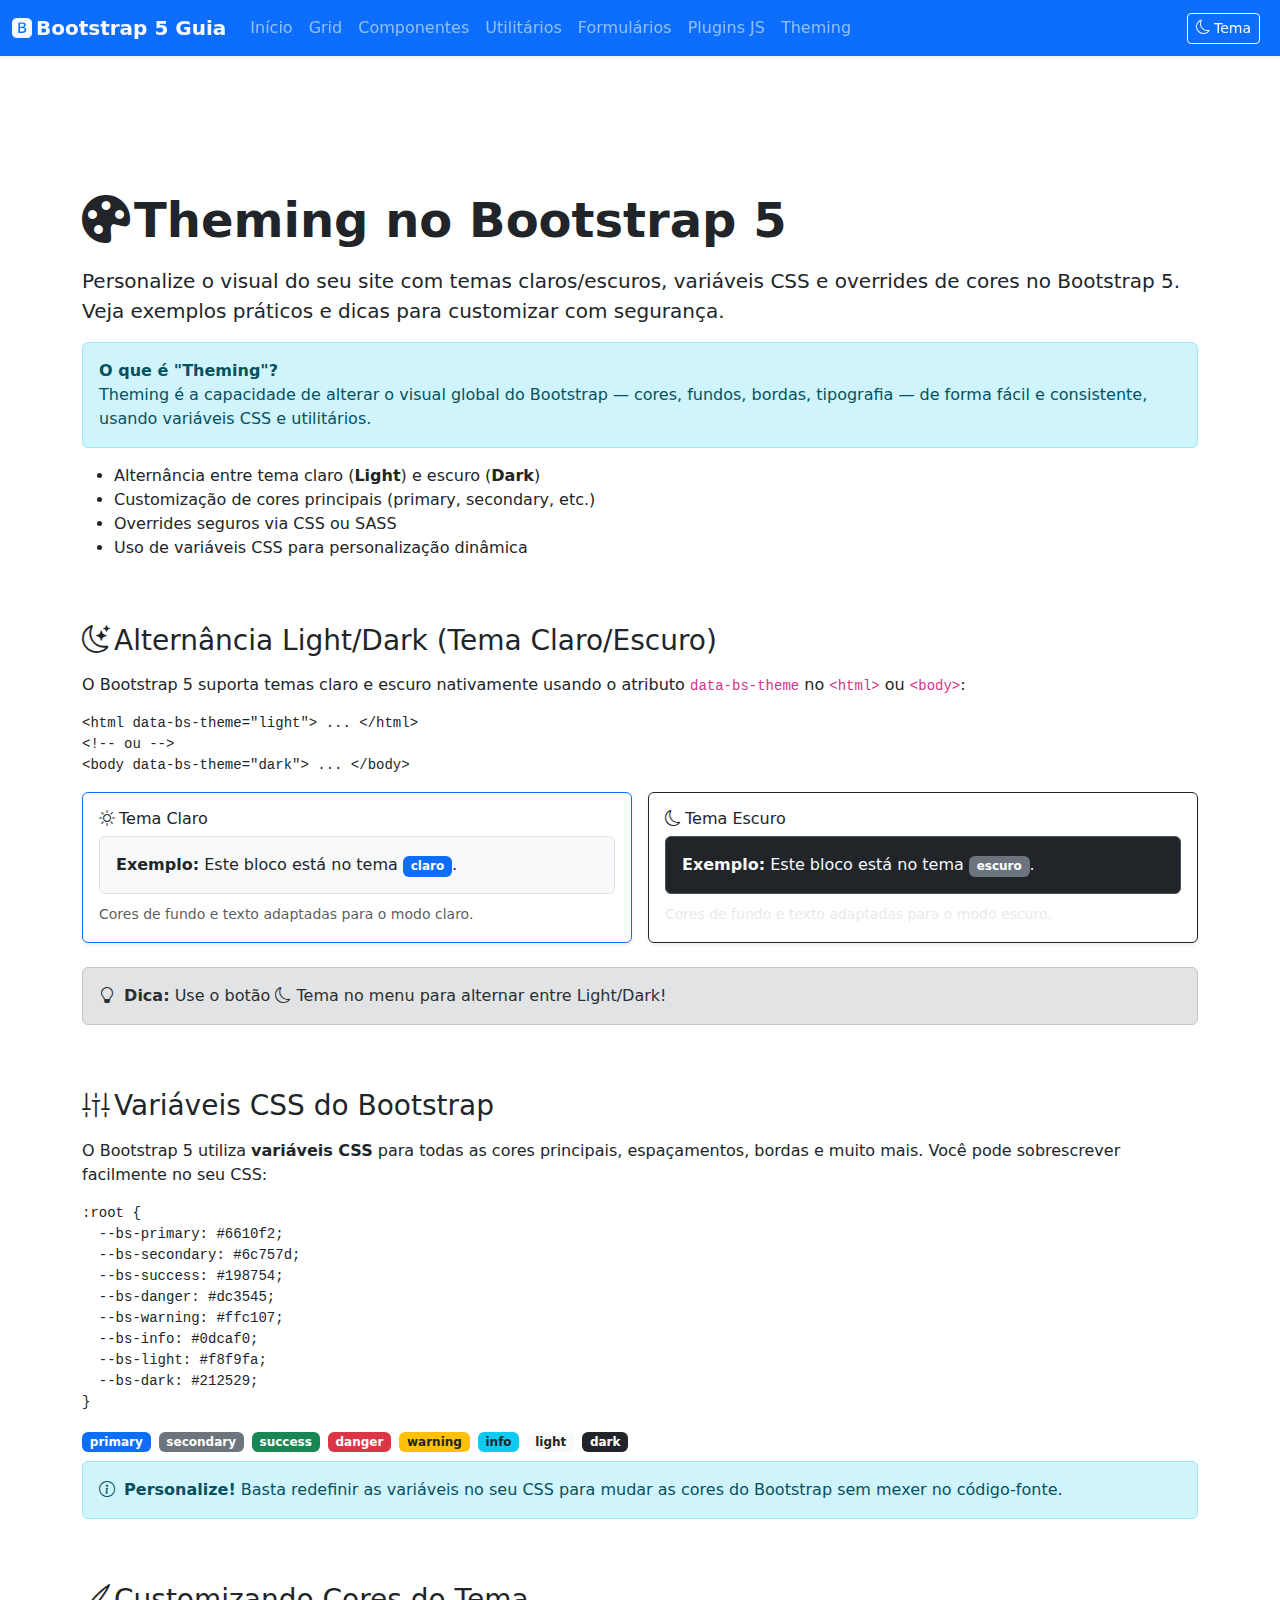
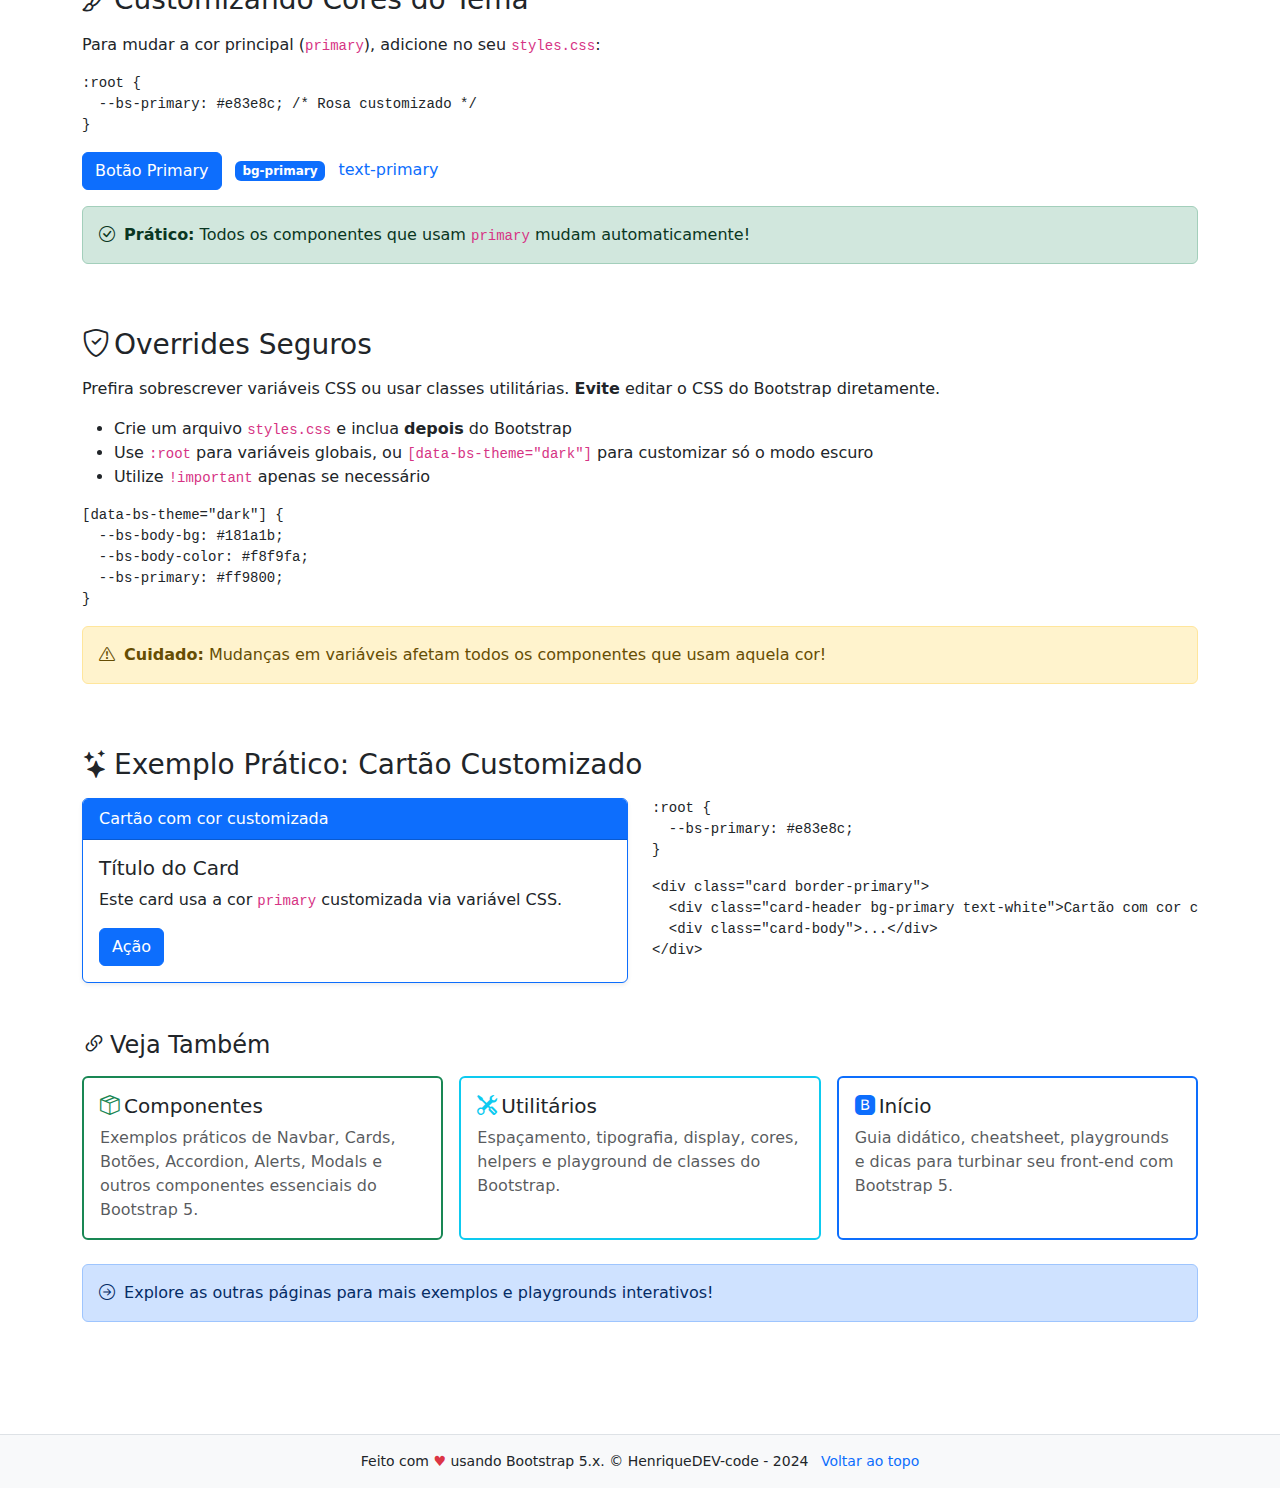
<file: theming.html>
<!DOCTYPE html>
<html lang="pt-br" data-bs-theme="light">
<head>
  <meta charset="UTF-8">
  <meta name="viewport" content="width=device-width, initial-scale=1.0">
  <title>Theming no Bootstrap 5 — Guia Didático</title>
  <meta name="description" content="Personalize temas no Bootstrap 5: Light/Dark, variáveis CSS, customização de cores e overrides seguros. Exemplos práticos em português.">
  <link href="https://cdn.jsdelivr.net/npm/bootstrap@5.3.8/dist/css/bootstrap.min.css" rel="stylesheet" crossorigin="anonymous">
  <link rel="stylesheet" href="https://cdn.jsdelivr.net/npm/bootstrap-icons@1.11.3/font/bootstrap-icons.min.css">
  <link rel="stylesheet" href="styles.css">
</head>
<body data-bs-spy="scroll" data-bs-target="#mainNavbar" data-bs-offset="80" tabindex="0">
<nav id="mainNavbar" class="navbar navbar-expand-lg navbar-dark bg-primary fixed-top shadow-sm" aria-label="Navegação principal">
  <div class="container-fluid">
    <a class="navbar-brand fw-bold" href="index.html">
      <span class="text-light"><i class="bi bi-bootstrap-fill me-1"></i>Bootstrap 5 Guia</span>
    </a>
    <button class="navbar-toggler" type="button" data-bs-toggle="collapse" data-bs-target="#navbarContent"
      aria-controls="navbarContent" aria-expanded="false" aria-label="Alternar navegação">
      <span class="navbar-toggler-icon"></span>
    </button>
    <div class="collapse navbar-collapse" id="navbarContent">
      <ul class="navbar-nav me-auto mb-2 mb-lg-0">
        <li class="nav-item"><a class="nav-link" href="index.html">Início</a></li>
        <li class="nav-item"><a class="nav-link" href="grid.html">Grid</a></li>
        <li class="nav-item"><a class="nav-link" href="components.html">Componentes</a></li>
        <li class="nav-item"><a class="nav-link" href="utilities.html">Utilitários</a></li>
        <li class="nav-item"><a class="nav-link" href="forms.html">Formulários</a></li>
        <li class="nav-item"><a class="nav-link" href="plugins.html">Plugins JS</a></li>
        <li class="nav-item"><a class="nav-link active" aria-current="page" href="theming.html">Theming</a></li>
      </ul>
      <button id="themeToggle" class="btn btn-outline-light btn-sm me-2" aria-label="Alternar tema">
        <span class="bi bi-moon"></span> <span class="d-none d-lg-inline">Tema</span>
      </button>
      <a href="#topo" class="btn btn-light btn-sm visually-hidden-focusable" id="voltarTopo" aria-label="Voltar ao topo">↑ Topo</a>
    </div>
  </div>
</nav>

<main class="container-lg py-5" id="topo">
  <section class="pt-5 mt-4" id="theming-intro">
    <h1 class="display-5 fw-bold mb-3"><i class="bi bi-palette-fill me-1"></i>Theming no Bootstrap 5</h1>
    <p class="lead">Personalize o visual do seu site com temas claros/escuros, variáveis CSS e overrides de cores no Bootstrap 5. Veja exemplos práticos e dicas para customizar com segurança.</p>
    <div class="alert alert-info" role="alert">
      <strong>O que é "Theming"?</strong><br>
      Theming é a capacidade de alterar o visual global do Bootstrap — cores, fundos, bordas, tipografia — de forma fácil e consistente, usando variáveis CSS e utilitários.
    </div>
    <ul>
      <li>Alternância entre tema claro (<strong>Light</strong>) e escuro (<strong>Dark</strong>)</li>
      <li>Customização de cores principais (primary, secondary, etc.)</li>
      <li>Overrides seguros via CSS ou SASS</li>
      <li>Uso de variáveis CSS para personalização dinâmica</li>
    </ul>
  </section>

  <section class="pt-5" id="light-dark-toggle">
    <h2 class="h3 mb-3"><i class="bi bi-moon-stars me-1"></i>Alternância Light/Dark (Tema Claro/Escuro)</h2>
    <p>O Bootstrap 5 suporta temas claro e escuro nativamente usando o atributo <code>data-bs-theme</code> no <code>&lt;html&gt;</code> ou <code>&lt;body&gt;</code>:</p>
    <pre><code class="language-html">&lt;html data-bs-theme="light"&gt; ... &lt;/html&gt;
&lt;!-- ou --&gt;
&lt;body data-bs-theme="dark"&gt; ... &lt;/body&gt;
</code></pre>
    <div class="row g-3 align-items-center">
      <div class="col-md-6">
        <div class="card border-primary shadow-sm">
          <div class="card-body">
            <h3 class="h6 mb-2"><i class="bi bi-brightness-high me-1"></i>Tema Claro</h3>
            <div class="p-3 rounded bg-light text-dark border mb-2">
              <strong>Exemplo:</strong> Este bloco está no tema <span class="badge bg-primary">claro</span>.
            </div>
            <small class="text-muted">Cores de fundo e texto adaptadas para o modo claro.</small>
          </div>
        </div>
      </div>
      <div class="col-md-6">
        <div class="card border-dark shadow-sm">
          <div class="card-body" data-bs-theme="dark">
            <h3 class="h6 mb-2"><i class="bi bi-moon me-1"></i>Tema Escuro</h3>
            <div class="p-3 rounded bg-dark text-light border mb-2">
              <strong>Exemplo:</strong> Este bloco está no tema <span class="badge bg-secondary">escuro</span>.
            </div>
            <small class="text-muted">Cores de fundo e texto adaptadas para o modo escuro.</small>
          </div>
        </div>
      </div>
    </div>
    <div class="alert alert-secondary mt-4">
      <i class="bi bi-lightbulb me-1"></i>
      <strong>Dica:</strong> Use o botão <span class="bi bi-moon"></span> Tema no menu para alternar entre Light/Dark!
    </div>
  </section>

  <section class="pt-5" id="css-variables">
    <h2 class="h3 mb-3"><i class="bi bi-sliders2-vertical me-1"></i>Variáveis CSS do Bootstrap</h2>
    <p>O Bootstrap 5 utiliza <strong>variáveis CSS</strong> para todas as cores principais, espaçamentos, bordas e muito mais. Você pode sobrescrever facilmente no seu CSS:</p>
    <pre><code class="language-css">:root {
  --bs-primary: #6610f2;
  --bs-secondary: #6c757d;
  --bs-success: #198754;
  --bs-danger: #dc3545;
  --bs-warning: #ffc107;
  --bs-info: #0dcaf0;
  --bs-light: #f8f9fa;
  --bs-dark: #212529;
}
</code></pre>
    <div class="row g-2 mb-2">
      <div class="col-auto"><span class="badge bg-primary">primary</span></div>
      <div class="col-auto"><span class="badge bg-secondary">secondary</span></div>
      <div class="col-auto"><span class="badge bg-success">success</span></div>
      <div class="col-auto"><span class="badge bg-danger">danger</span></div>
      <div class="col-auto"><span class="badge bg-warning text-dark">warning</span></div>
      <div class="col-auto"><span class="badge bg-info text-dark">info</span></div>
      <div class="col-auto"><span class="badge bg-light text-dark">light</span></div>
      <div class="col-auto"><span class="badge bg-dark">dark</span></div>
    </div>
    <div class="alert alert-info">
      <i class="bi bi-info-circle me-1"></i>
      <strong>Personalize!</strong> Basta redefinir as variáveis no seu CSS para mudar as cores do Bootstrap sem mexer no código-fonte.
    </div>
  </section>

  <section class="pt-5" id="custom-colors">
    <h2 class="h3 mb-3"><i class="bi bi-brush me-1"></i>Customizando Cores do Tema</h2>
    <p>Para mudar a cor principal (<code>primary</code>), adicione no seu <code>styles.css</code>:</p>
    <pre><code class="language-css">:root {
  --bs-primary: #e83e8c; /* Rosa customizado */
}
</code></pre>
    <div class="mb-3">
      <button class="btn btn-primary me-2">Botão Primary</button>
      <span class="badge bg-primary">bg-primary</span>
      <span class="text-primary ms-2">text-primary</span>
    </div>
    <div class="alert alert-success">
      <i class="bi bi-check-circle me-1"></i>
      <strong>Prático:</strong> Todos os componentes que usam <code>primary</code> mudam automaticamente!
    </div>
  </section>

  <section class="pt-5" id="safe-overrides">
    <h2 class="h3 mb-3"><i class="bi bi-shield-check me-1"></i>Overrides Seguros</h2>
    <p>Prefira sobrescrever variáveis CSS ou usar classes utilitárias. <strong>Evite</strong> editar o CSS do Bootstrap diretamente.</p>
    <ul>
      <li>Crie um arquivo <code>styles.css</code> e inclua <strong>depois</strong> do Bootstrap</li>
      <li>Use <code>:root</code> para variáveis globais, ou <code>[data-bs-theme="dark"]</code> para customizar só o modo escuro</li>
      <li>Utilize <code>!important</code> apenas se necessário</li>
    </ul>
    <pre><code class="language-css">[data-bs-theme="dark"] {
  --bs-body-bg: #181a1b;
  --bs-body-color: #f8f9fa;
  --bs-primary: #ff9800;
}
</code></pre>
    <div class="alert alert-warning">
      <i class="bi bi-exclamation-triangle me-1"></i>
      <strong>Cuidado:</strong> Mudanças em variáveis afetam todos os componentes que usam aquela cor!
    </div>
  </section>

  <section class="pt-5" id="theming-examples">
    <h2 class="h3 mb-3"><i class="bi bi-stars me-1"></i>Exemplo Prático: Cartão Customizado</h2>
    <div class="row g-4">
      <div class="col-md-6">
        <div class="card border-primary shadow-sm">
          <div class="card-header bg-primary text-white">
            Cartão com cor customizada
          </div>
          <div class="card-body">
            <h5 class="card-title">Título do Card</h5>
            <p class="card-text">Este card usa a cor <code>primary</code> customizada via variável CSS.</p>
            <a href="#" class="btn btn-primary">Ação</a>
          </div>
        </div>
      </div>
      <div class="col-md-6">
<pre><code class="language-css">:root {
  --bs-primary: #e83e8c;
}
</code></pre>
<pre><code class="language-html">&lt;div class="card border-primary"&gt;
  &lt;div class="card-header bg-primary text-white"&gt;Cartão com cor customizada&lt;/div&gt;
  &lt;div class="card-body"&gt;...&lt;/div&gt;
&lt;/div&gt;
</code></pre>
      </div>
    </div>
  </section>

  <section class="pt-5" id="links">
    <h2 class="h4 mb-3"><i class="bi bi-link-45deg me-1"></i>Veja Também</h2>
    <div class="row row-cols-1 row-cols-md-3 g-3">
      <div class="col">
        <a href="components.html" class="card h-100 text-decoration-none border-success border-2">
          <div class="card-body">
            <h5 class="card-title"><i class="bi bi-box-seam me-1 text-success"></i>Componentes</h5>
            <p class="card-text text-muted">Exemplos práticos de Navbar, Cards, Botões, Accordion, Alerts, Modals e outros componentes essenciais do Bootstrap 5.</p>
          </div>
        </a>
      </div>
      <div class="col">
        <a href="utilities.html" class="card h-100 text-decoration-none border-info border-2">
          <div class="card-body">
            <h5 class="card-title"><i class="bi bi-tools me-1 text-info"></i>Utilitários</h5>
            <p class="card-text text-muted">Espaçamento, tipografia, display, cores, helpers e playground de classes do Bootstrap.</p>
          </div>
        </a>
      </div>
      <div class="col">
        <a href="index.html" class="card h-100 text-decoration-none border-primary border-2">
          <div class="card-body">
            <h5 class="card-title"><i class="bi bi-bootstrap-fill me-1 text-primary"></i>Início</h5>
            <p class="card-text text-muted">Guia didático, cheatsheet, playgrounds e dicas para turbinar seu front-end com Bootstrap 5.</p>
          </div>
        </a>
      </div>
    </div>
    <div class="alert alert-primary mt-4">
      <i class="bi bi-arrow-right-circle me-1"></i>
      Explore as outras páginas para mais exemplos e playgrounds interativos!
    </div>
  </section>
</main>

<footer class="bg-light text-center py-3 mt-5 border-top small">
  <span>Feito com <span aria-label="amor" class="text-danger">♥</span> usando Bootstrap 5.x. &copy; HenriqueDEV-code - 2024</span>
  <span class="ms-2"><a href="#topo" class="text-decoration-none" id="footerTopo">Voltar ao topo</a></span>
</footer>

<script src="https://cdn.jsdelivr.net/npm/bootstrap@5.3.8/dist/js/bootstrap.bundle.min.js" crossorigin="anonymous"></script>
<script src="scripts.js"></script>
</body>
</html>
</file>
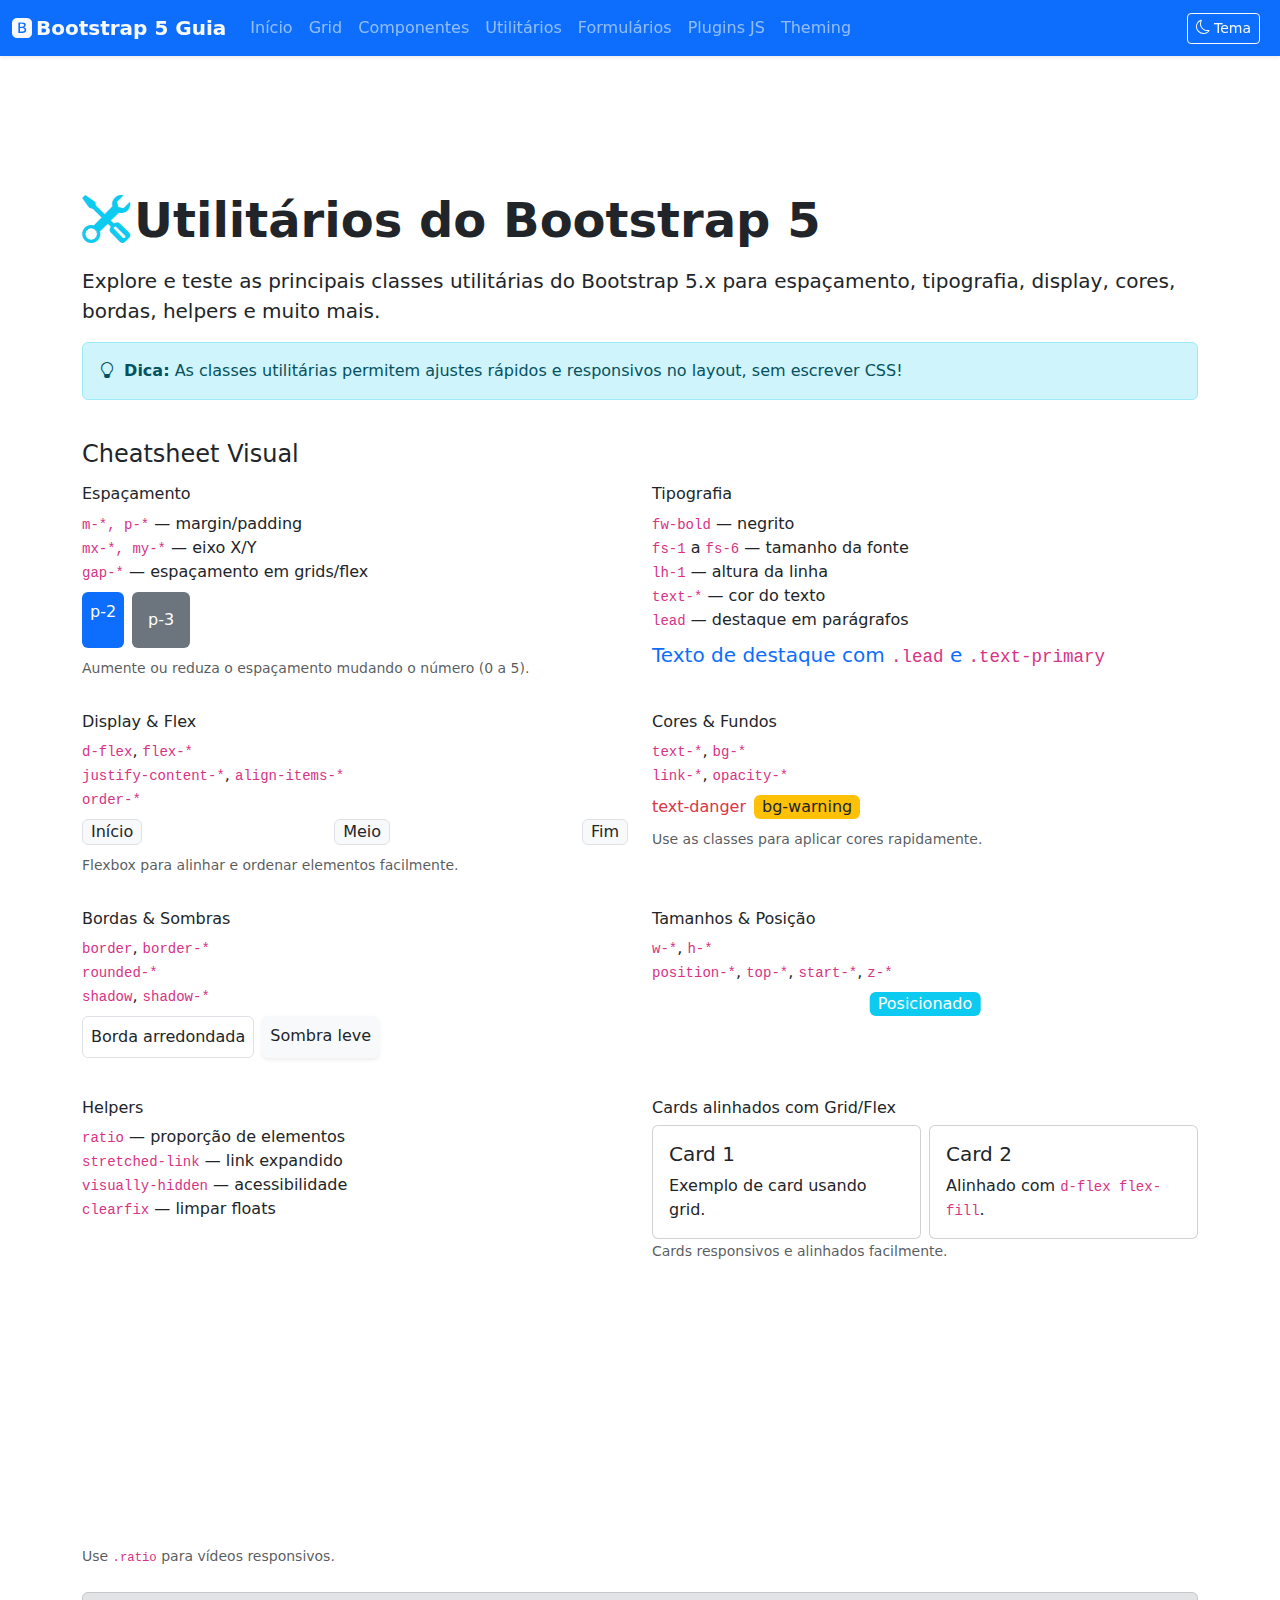
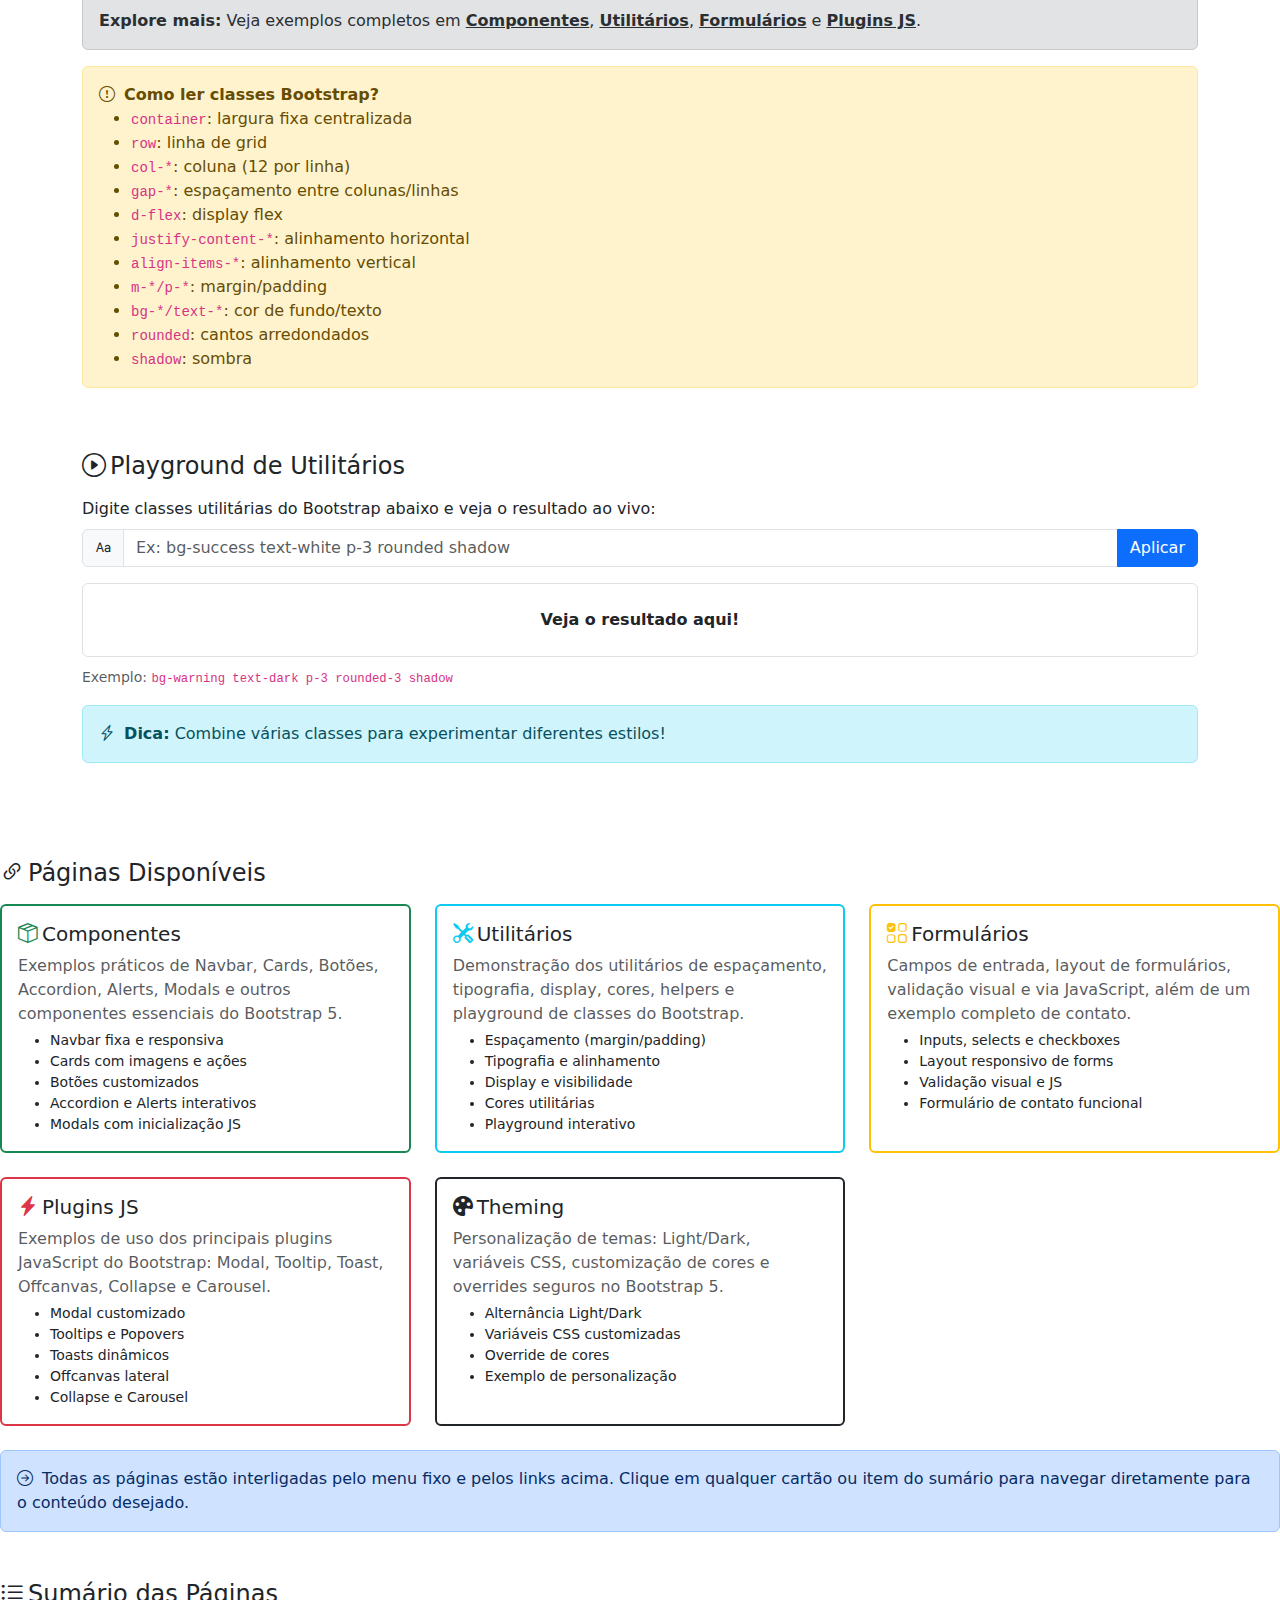
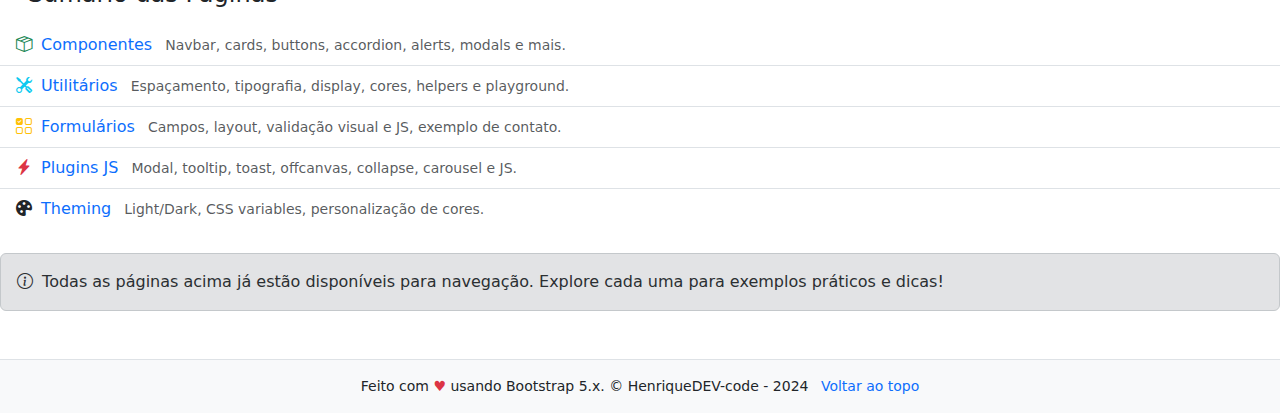
<file: utilities.html>
<!DOCTYPE html>
<html lang="pt-br" data-bs-theme="light">
<head>
  <meta charset="UTF-8">
  <meta name="viewport" content="width=device-width, initial-scale=1.0">
  <title>Utilitários do Bootstrap 5 | Guia Didático</title>
  <meta name="description" content="Demonstração prática dos utilitários do Bootstrap 5.x: espaçamento, tipografia, display, cores, helpers e playground de classes.">
  <!-- Bootstrap 5.x via CDN -->
  <link href="https://cdn.jsdelivr.net/npm/bootstrap@5.3.8/dist/css/bootstrap.min.css" rel="stylesheet" crossorigin="anonymous">
  <!-- Bootstrap Icons via CDN -->
  <link rel="stylesheet" href="https://cdn.jsdelivr.net/npm/bootstrap-icons@1.11.3/font/bootstrap-icons.min.css">
  <!-- Estilos customizados -->
  <link rel="stylesheet" href="styles.css">
</head>
<body data-bs-spy="scroll" data-bs-target="#mainNavbar" data-bs-offset="80" tabindex="0">
<nav id="mainNavbar" class="navbar navbar-expand-lg navbar-dark bg-primary fixed-top shadow-sm" aria-label="Navegação principal">
  <div class="container-fluid">
    <a class="navbar-brand fw-bold" href="index.html">
      <span class="text-light"><i class="bi bi-bootstrap-fill me-1"></i>Bootstrap 5 Guia</span>
    </a>
    <button class="navbar-toggler" type="button" data-bs-toggle="collapse" data-bs-target="#navbarContent"
      aria-controls="navbarContent" aria-expanded="false" aria-label="Alternar navegação">
      <span class="navbar-toggler-icon"></span>
    </button>
    <div class="collapse navbar-collapse" id="navbarContent">
      <ul class="navbar-nav me-auto mb-2 mb-lg-0">
        <li class="nav-item"><a class="nav-link" href="index.html">Início</a></li>
        <li class="nav-item"><a class="nav-link" href="grid.html">Grid</a></li>
        <li class="nav-item"><a class="nav-link" href="components.html">Componentes</a></li>
        <li class="nav-item"><a class="nav-link active" aria-current="page" href="utilities.html">Utilitários</a></li>
        <li class="nav-item"><a class="nav-link" href="forms.html">Formulários</a></li>
        <li class="nav-item"><a class="nav-link" href="plugins.html">Plugins JS</a></li>
        <li class="nav-item"><a class="nav-link" href="theming.html">Theming</a></li>
      </ul>
      <button id="themeToggle" class="btn btn-outline-light btn-sm me-2" aria-label="Alternar tema">
        <span class="bi bi-moon"></span> <span class="d-none d-lg-inline">Tema</span>
      </button>
      <a href="#topo" class="btn btn-light btn-sm visually-hidden-focusable" id="voltarTopo" aria-label="Voltar ao topo">↑ Topo</a>
    </div>
  </div>
</nav>

<main class="container-lg py-5" id="topo">
  <section class="pt-5 mt-4">
    <h1 class="display-5 fw-bold mb-3"><i class="bi bi-tools me-1 text-info"></i>Utilitários do Bootstrap 5</h1>
    <p class="lead">Explore e teste as principais classes utilitárias do Bootstrap 5.x para espaçamento, tipografia, display, cores, bordas, helpers e muito mais.</p>
    <div class="alert alert-info mb-4">
      <i class="bi bi-lightbulb me-1"></i>
      <strong>Dica:</strong> As classes utilitárias permitem ajustes rápidos e responsivos no layout, sem escrever CSS!
    </div>
  </section>

  <!-- Cheatsheet de Utilitários -->
  <section id="cheatsheet" class="pt-3">
    <h2 class="h4 mb-3">Cheatsheet Visual</h2>
    <div class="row g-4">
      <div class="col-md-6">
        <h3 class="h6">Espaçamento</h3>
        <ul class="list-unstyled mb-2">
          <li><code>m-*, p-*</code> — margin/padding</li>
          <li><code>mx-*, my-*</code> — eixo X/Y</li>
          <li><code>gap-*</code> — espaçamento em grids/flex</li>
        </ul>
        <div class="d-flex gap-2 mb-2">
          <div class="bg-primary text-white p-2 rounded">p-2</div>
          <div class="bg-secondary text-white p-3 rounded">p-3</div>
        </div>
        <small class="text-muted">Aumente ou reduza o espaçamento mudando o número (0 a 5).</small>
      </div>
      <div class="col-md-6">
        <h3 class="h6">Tipografia</h3>
        <ul class="list-unstyled mb-2">
          <li><code>fw-bold</code> — negrito</li>
          <li><code>fs-1</code> a <code>fs-6</code> — tamanho da fonte</li>
          <li><code>lh-1</code> — altura da linha</li>
          <li><code>text-*</code> — cor do texto</li>
          <li><code>lead</code> — destaque em parágrafos</li>
        </ul>
        <p class="lead text-primary mb-1">Texto de destaque com <code>.lead</code> e <code>.text-primary</code></p>
      </div>
    </div>
    <div class="row g-4 mt-2">
      <div class="col-md-6">
        <h3 class="h6">Display & Flex</h3>
        <ul class="list-unstyled mb-2">
          <li><code>d-flex</code>, <code>flex-*</code></li>
          <li><code>justify-content-*</code>, <code>align-items-*</code></li>
          <li><code>order-*</code></li>
        </ul>
        <div class="d-flex justify-content-between mb-2">
          <span class="bg-light border px-2 rounded">Início</span>
          <span class="bg-light border px-2 rounded">Meio</span>
          <span class="bg-light border px-2 rounded">Fim</span>
        </div>
        <small class="text-muted">Flexbox para alinhar e ordenar elementos facilmente.</small>
      </div>
      <div class="col-md-6">
        <h3 class="h6">Cores & Fundos</h3>
        <ul class="list-unstyled mb-2">
          <li><code>text-*</code>, <code>bg-*</code></li>
          <li><code>link-*</code>, <code>opacity-*</code></li>
        </ul>
        <div class="d-flex gap-2 mb-2">
          <span class="text-danger">text-danger</span>
          <span class="bg-warning text-dark px-2 rounded">bg-warning</span>
        </div>
        <small class="text-muted">Use as classes para aplicar cores rapidamente.</small>
      </div>
    </div>
    <div class="row g-4 mt-2">
      <div class="col-md-6">
        <h3 class="h6">Bordas & Sombras</h3>
        <ul class="list-unstyled mb-2">
          <li><code>border</code>, <code>border-*</code></li>
          <li><code>rounded-*</code></li>
          <li><code>shadow</code>, <code>shadow-*</code></li>
        </ul>
        <div class="d-flex gap-2 mb-2">
          <div class="border rounded p-2">Borda arredondada</div>
          <div class="shadow-sm p-2 bg-light rounded">Sombra leve</div>
        </div>
      </div>
      <div class="col-md-6">
        <h3 class="h6">Tamanhos & Posição</h3>
        <ul class="list-unstyled mb-2">
          <li><code>w-*</code>, <code>h-*</code></li>
          <li><code>position-*</code>, <code>top-*</code>, <code>start-*</code>, <code>z-*</code></li>
        </ul>
        <div class="position-relative" style="height: 60px;">
          <div class="position-absolute top-0 start-50 translate-middle-x bg-info text-white px-2 rounded">Posicionado</div>
        </div>
      </div>
    </div>
    <div class="row g-4 mt-2">
      <div class="col-md-6">
        <h3 class="h6">Helpers</h3>
        <ul class="list-unstyled mb-2">
          <li><code>ratio</code> — proporção de elementos</li>
          <li><code>stretched-link</code> — link expandido</li>
          <li><code>visually-hidden</code> — acessibilidade</li>
          <li><code>clearfix</code> — limpar floats</li>
        </ul>
        <div class="ratio ratio-16x9 mb-2">
          <iframe src="https://www.youtube.com/embed/5GcQtLDGXy8" title="Exemplo de vídeo" allowfullscreen loading="lazy"></iframe>
        </div>
        <small class="text-muted">Use <code>.ratio</code> para vídeos responsivos.</small>
      </div>
      <div class="col-md-6">
        <h3 class="h6">Cards alinhados com Grid/Flex</h3>
        <div class="row row-cols-1 row-cols-md-2 g-2">
          <div class="col">
            <div class="card h-100">
              <div class="card-body">
                <h5 class="card-title">Card 1</h5>
                <p class="card-text">Exemplo de card usando grid.</p>
              </div>
            </div>
          </div>
          <div class="col d-flex">
            <div class="card flex-fill">
              <div class="card-body">
                <h5 class="card-title">Card 2</h5>
                <p class="card-text">Alinhado com <code>d-flex flex-fill</code>.</p>
              </div>
            </div>
          </div>
        </div>
        <small class="text-muted">Cards responsivos e alinhados facilmente.</small>
      </div>
    </div>
    <div class="alert alert-secondary mt-4">
      <strong>Explore mais:</strong> Veja exemplos completos em
      <a href="components.html" class="alert-link">Componentes</a>,
      <a href="utilities.html" class="alert-link">Utilitários</a>,
      <a href="forms.html" class="alert-link">Formulários</a> e
      <a href="plugins.html" class="alert-link">Plugins JS</a>.
    </div>
    <div class="alert alert-warning mt-3">
      <i class="bi bi-exclamation-circle me-1"></i>
      <strong>Como ler classes Bootstrap?</strong>
      <ul class="mb-0">
        <li><code>container</code>: largura fixa centralizada</li>
        <li><code>row</code>: linha de grid</li>
        <li><code>col-*</code>: coluna (12 por linha)</li>
        <li><code>gap-*</code>: espaçamento entre colunas/linhas</li>
        <li><code>d-flex</code>: display flex</li>
        <li><code>justify-content-*</code>: alinhamento horizontal</li>
        <li><code>align-items-*</code>: alinhamento vertical</li>
        <li><code>m-*/p-*</code>: margin/padding</li>
        <li><code>bg-*/text-*</code>: cor de fundo/texto</li>
        <li><code>rounded</code>: cantos arredondados</li>
        <li><code>shadow</code>: sombra</li>
      </ul>
    </div>
  </section>

  <!-- Playground Interativo -->
  <section id="playground" class="pt-5">
    <h2 class="h4 mb-3"><i class="bi bi-play-circle me-1"></i>Playground de Utilitários</h2>
    <p class="mb-2">Digite classes utilitárias do Bootstrap abaixo e veja o resultado ao vivo:</p>
    <form class="mb-3" id="playgroundForm" autocomplete="off">
      <div class="input-group">
        <span class="input-group-text"><i class="bi bi-type"></i></span>
        <input type="text" class="form-control" id="utilClasses" placeholder="Ex: bg-success text-white p-3 rounded shadow" aria-label="Classes utilitárias">
        <button class="btn btn-primary" type="submit">Aplicar</button>
      </div>
    </form>
    <div class="border rounded p-4 text-center mb-2" id="playgroundBox">
      <span class="fw-bold">Veja o resultado aqui!</span>
    </div>
    <small class="text-muted">Exemplo: <code>bg-warning text-dark p-3 rounded-3 shadow</code></small>
    <div class="alert alert-info mt-3 mb-0">
      <i class="bi bi-lightning-charge me-1"></i>
      <strong>Dica:</strong> Combine várias classes para experimentar diferentes estilos!
    </div>
  </section>
</main>

<section class="mt-5">
  <h2 class="h4 mb-3"><i class="bi bi-link-45deg me-1"></i>Páginas Disponíveis</h2>
  <div class="row row-cols-1 row-cols-md-3 g-4">
    <div class="col">
      <a href="components.html" class="text-decoration-none">
        <div class="card h-100 border-success border-2">
          <div class="card-body">
            <h5 class="card-title"><i class="bi bi-box-seam me-1 text-success"></i>Componentes</h5>
            <p class="card-text text-muted mb-1">Exemplos práticos de Navbar, Cards, Botões, Accordion, Alerts, Modals e outros componentes essenciais do Bootstrap 5.</p>
            <ul class="mb-0 small">
              <li>Navbar fixa e responsiva</li>
              <li>Cards com imagens e ações</li>
              <li>Botões customizados</li>
              <li>Accordion e Alerts interativos</li>
              <li>Modals com inicialização JS</li>
            </ul>
          </div>
        </div>
      </a>
    </div>
    <div class="col">
      <a href="utilities.html" class="text-decoration-none">
        <div class="card h-100 border-info border-2">
          <div class="card-body">
            <h5 class="card-title"><i class="bi bi-tools me-1 text-info"></i>Utilitários</h5>
            <p class="card-text text-muted mb-1">Demonstração dos utilitários de espaçamento, tipografia, display, cores, helpers e playground de classes do Bootstrap.</p>
            <ul class="mb-0 small">
              <li>Espaçamento (margin/padding)</li>
              <li>Tipografia e alinhamento</li>
              <li>Display e visibilidade</li>
              <li>Cores utilitárias</li>
              <li>Playground interativo</li>
            </ul>
          </div>
        </div>
      </a>
    </div>
    <div class="col">
      <a href="forms.html" class="text-decoration-none">
        <div class="card h-100 border-warning border-2">
          <div class="card-body">
            <h5 class="card-title"><i class="bi bi-ui-checks-grid me-1 text-warning"></i>Formulários</h5>
            <p class="card-text text-muted mb-1">Campos de entrada, layout de formulários, validação visual e via JavaScript, além de um exemplo completo de contato.</p>
            <ul class="mb-0 small">
              <li>Inputs, selects e checkboxes</li>
              <li>Layout responsivo de forms</li>
              <li>Validação visual e JS</li>
              <li>Formulário de contato funcional</li>
            </ul>
          </div>
        </div>
      </a>
    </div>
    <div class="col">
      <a href="plugins.html" class="text-decoration-none">
        <div class="card h-100 border-danger border-2">
          <div class="card-body">
            <h5 class="card-title"><i class="bi bi-lightning-charge-fill me-1 text-danger"></i>Plugins JS</h5>
            <p class="card-text text-muted mb-1">Exemplos de uso dos principais plugins JavaScript do Bootstrap: Modal, Tooltip, Toast, Offcanvas, Collapse e Carousel.</p>
            <ul class="mb-0 small">
              <li>Modal customizado</li>
              <li>Tooltips e Popovers</li>
              <li>Toasts dinâmicos</li>
              <li>Offcanvas lateral</li>
              <li>Collapse e Carousel</li>
            </ul>
          </div>
        </div>
      </a>
    </div>
    <div class="col">
      <a href="theming.html" class="text-decoration-none">
        <div class="card h-100 border-dark border-2">
          <div class="card-body">
            <h5 class="card-title"><i class="bi bi-palette-fill me-1 text-dark"></i>Theming</h5>
            <p class="card-text text-muted mb-1">Personalização de temas: Light/Dark, variáveis CSS, customização de cores e overrides seguros no Bootstrap 5.</p>
            <ul class="mb-0 small">
              <li>Alternância Light/Dark</li>
              <li>Variáveis CSS customizadas</li>
              <li>Override de cores</li>
              <li>Exemplo de personalização</li>
            </ul>
          </div>
        </div>
      </a>
    </div>
  </div>
  <div class="alert alert-primary mt-4">
    <i class="bi bi-arrow-right-circle me-1"></i>
    Todas as páginas estão interligadas pelo menu fixo e pelos links acima. Clique em qualquer cartão ou item do sumário para navegar diretamente para o conteúdo desejado.
  </div>
</section>

<section class="mt-5">
  <h2 class="h4 mb-3"><i class="bi bi-list-ul me-1"></i>Sumário das Páginas</h2>
  <ul class="list-group list-group-flush">
    <li class="list-group-item">
      <a href="components.html" class="text-decoration-none">
        <i class="bi bi-box-seam me-1 text-success"></i>
        Componentes
      </a>
      <span class="text-muted small ms-2">Navbar, cards, buttons, accordion, alerts, modals e mais.</span>
    </li>
    <li class="list-group-item">
      <a href="utilities.html" class="text-decoration-none">
        <i class="bi bi-tools me-1 text-info"></i>
        Utilitários
      </a>
      <span class="text-muted small ms-2">Espaçamento, tipografia, display, cores, helpers e playground.</span>
    </li>
    <li class="list-group-item">
      <a href="forms.html" class="text-decoration-none">
        <i class="bi bi-ui-checks-grid me-1 text-warning"></i>
        Formulários
      </a>
      <span class="text-muted small ms-2">Campos, layout, validação visual e JS, exemplo de contato.</span>
    </li>
    <li class="list-group-item">
      <a href="plugins.html" class="text-decoration-none">
        <i class="bi bi-lightning-charge-fill me-1 text-danger"></i>
        Plugins JS
      </a>
      <span class="text-muted small ms-2">Modal, tooltip, toast, offcanvas, collapse, carousel e JS.</span>
    </li>
    <li class="list-group-item">
      <a href="theming.html" class="text-decoration-none">
        <i class="bi bi-palette-fill me-1 text-dark"></i>
        Theming
      </a>
      <span class="text-muted small ms-2">Light/Dark, CSS variables, personalização de cores.</span>
    </li>
  </ul>
  <div class="alert alert-secondary mt-4 mb-0">
    <i class="bi bi-info-circle me-1"></i>
    Todas as páginas acima já estão disponíveis para navegação. Explore cada uma para exemplos práticos e dicas!
  </div>
</section>

<footer class="bg-light text-center py-3 mt-5 border-top small">
  <span>Feito com <span aria-label="amor" class="text-danger">♥</span> usando Bootstrap 5.x. &copy; HenriqueDEV-code - 2024</span>
  <span class="ms-2"><a href="#topo" class="text-decoration-none" id="footerTopo">Voltar ao topo</a></span>
</footer>

<!-- Bootstrap Bundle (JS + Popper) -->
<script src="https://cdn.jsdelivr.net/npm/bootstrap@5.3.8/dist/js/bootstrap.bundle.min.js" crossorigin="anonymous"></script>
<!-- Playground JS -->
<script>
document.addEventListener('DOMContentLoaded', function() {
  const form = document.getElementById('playgroundForm');
  const input = document.getElementById('utilClasses');
  const box = document.getElementById('playgroundBox');
  let defaultClasses = box.className;

  form.addEventListener('submit', function(e) {
    e.preventDefault();
    box.className = defaultClasses + ' ' + (input.value || '');
  });
});
</script>
<!-- Scripts customizados: theme toggle, scrollspy, etc. -->
<script src="scripts.js"></script>
</body>
</html>
</file>
<file: styles.css>
/*
  Estilos customizados (leves) para complementar o Bootstrap.
  Mantém o projeto funcional mesmo sem build pipeline.
*/

/* Navbar fixa: evita que o conteúdo fique "embaixo" dela */
body {
  padding-top: 4.5rem;
}

/* Melhor leitura em telas grandes */
main.container-lg {
  scroll-margin-top: 5rem;
}
</file>
